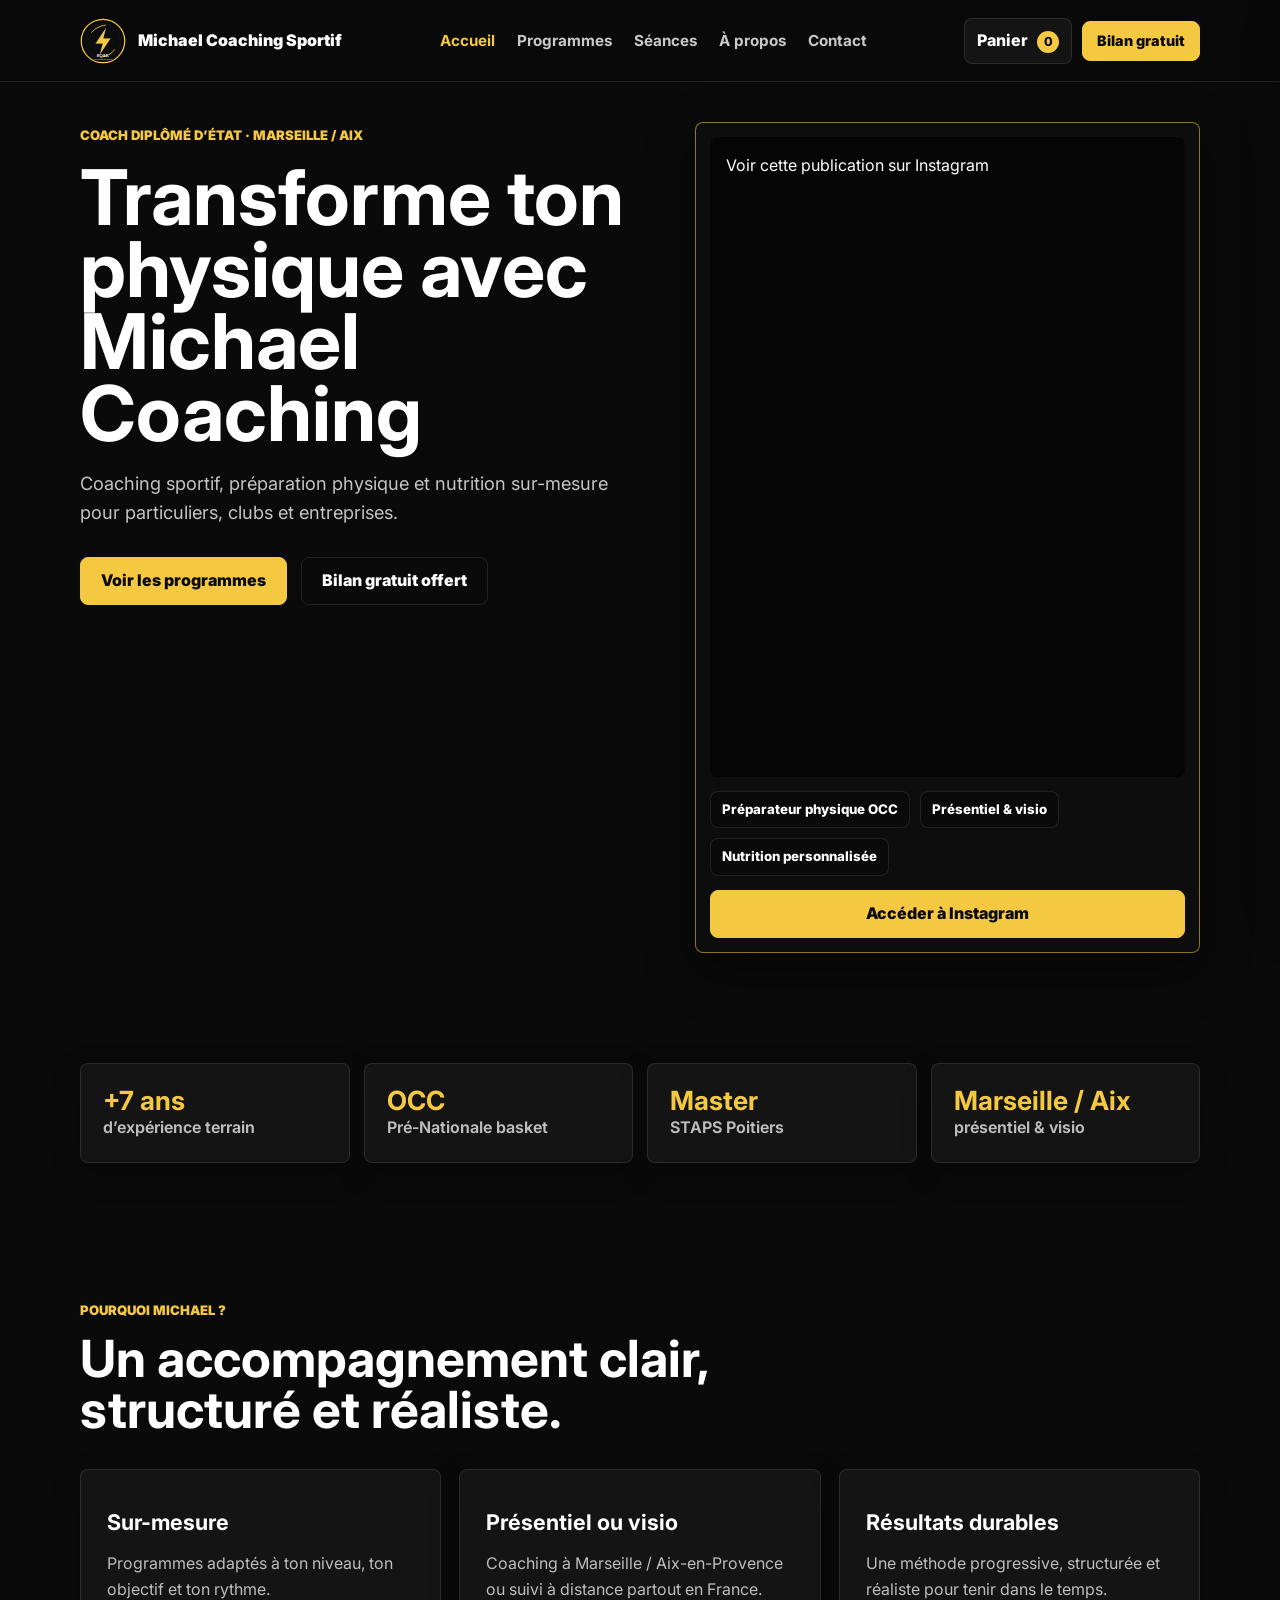
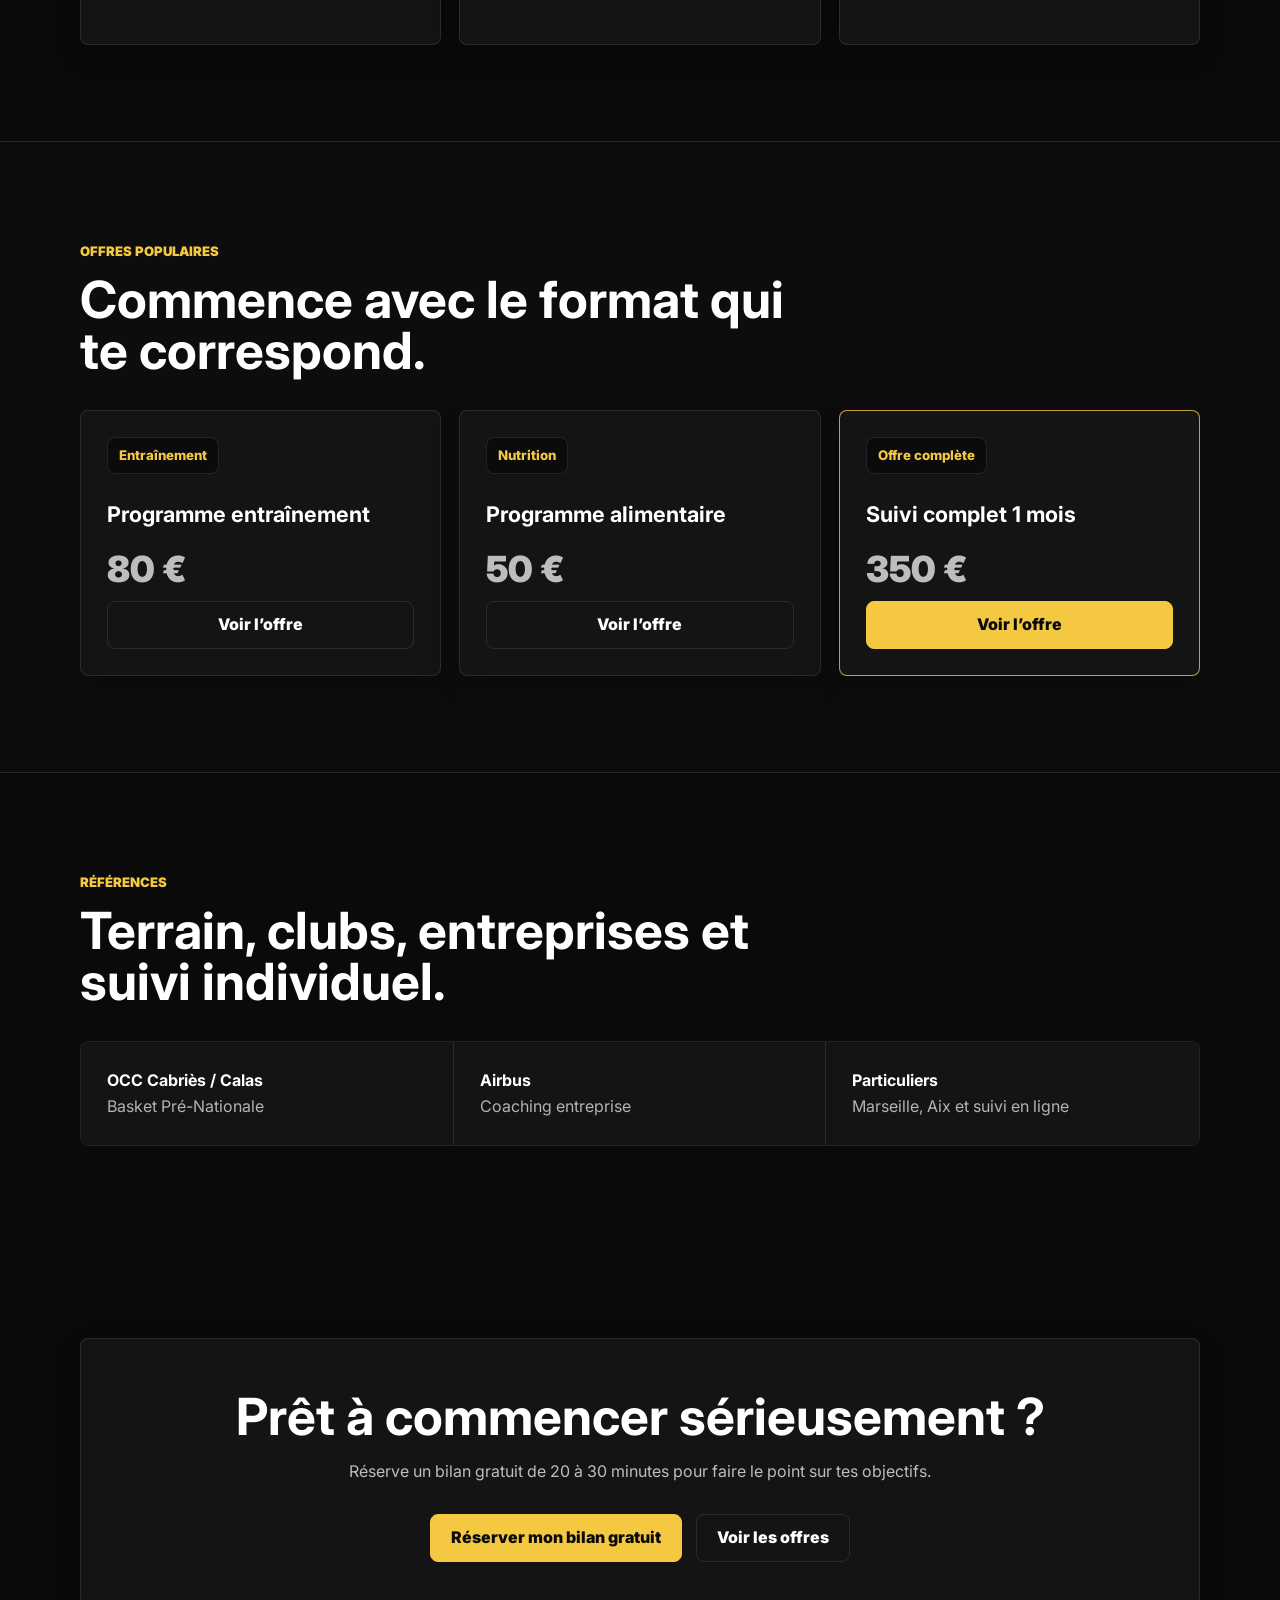
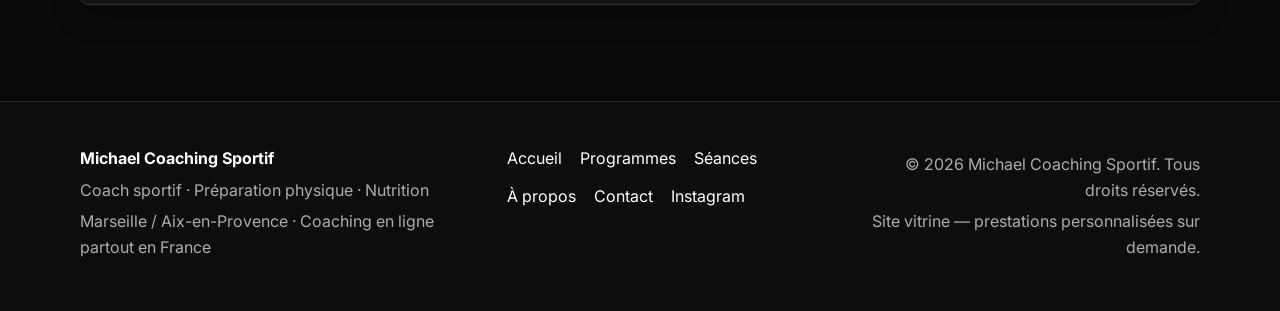
<file: index.html>
<!DOCTYPE html>
<html lang="fr">
<head>
  <meta charset="UTF-8">
  <meta name="viewport" content="width=device-width, initial-scale=1.0">
  <title>Michael Coaching Sportif — Coach sportif Marseille & Aix-en-Provence</title>
  <meta name="description" content="Coaching sportif, préparation physique et nutrition personnalisée avec Michael Ahmeti, coach diplômé d’État à Marseille, Aix-en-Provence et en ligne.">
  <meta property="og:title" content="Michael Coaching Sportif — Coach sportif Marseille & Aix-en-Provence">
  <meta property="og:description" content="Coaching sportif, préparation physique et nutrition personnalisée avec Michael Ahmeti, coach diplômé d’État à Marseille, Aix-en-Provence et en ligne.">
  <meta property="og:type" content="website">
  <meta property="og:image" content="assets/images/hero-placeholder.svg">
  <link rel="icon" href="logo.svg" type="image/svg+xml">
  <link rel="preconnect" href="https://fonts.googleapis.com">
  <link rel="preconnect" href="https://fonts.gstatic.com" crossorigin>
  <link href="https://fonts.googleapis.com/css2?family=Inter:wght@400;500;600;700;800;900&display=swap" rel="stylesheet">
  <link rel="stylesheet" href="style.css">
  <link rel="stylesheet" href="responsive.css">
</head>
<body>
  <header class="site-header">
    <div class="container header-inner">
      <a class="brand" href="index.html" aria-label="Accueil Michael Coaching Sportif">
        <img src="logo.svg" alt="Logo Michael Coaching Sportif">
        <span>Michael Coaching Sportif</span>
      </a>
      <button class="menu-toggle" type="button" aria-label="Ouvrir le menu" aria-expanded="false" aria-controls="primary-nav">
        <span></span><span></span><span></span>
      </button>
      <nav id="primary-nav" class="primary-nav" aria-label="Navigation principale">
        <a href="index.html" class="is-active">Accueil</a>
        <a href="programmes.html">Programmes</a>
        <a href="seances.html">Séances</a>
        <a href="about.html">À propos</a>
        <a href="contact.html">Contact</a>
      </nav>
      <div class="header-actions">
        <button class="cart-toggle" type="button" aria-label="Ouvrir le panier">Panier <span class="cart-count">0</span></button>
        <a class="btn btn-primary btn-small" href="contact.html#bilan">Bilan gratuit</a>
      </div>
    </div>
  </header>

  <main>
    <section class="hero section">
      <div class="container hero-grid">
        <div class="hero-content fade-in">
          <span class="eyebrow">Coach diplômé d’État · Marseille / Aix</span>
          <h1>Transforme ton physique avec Michael Coaching</h1>
          <p>Coaching sportif, préparation physique et nutrition sur-mesure pour particuliers, clubs et entreprises.</p>
          <div class="hero-actions">
            <a class="btn btn-primary" href="programmes.html">Voir les programmes</a>
            <a class="btn btn-outline" href="contact.html#bilan">Bilan gratuit offert</a>
          </div>
        </div>
        <div class="hero-visual hero-embed fade-in">
          <div class="instagram-embed-wrap">
            <blockquote class="instagram-media" data-instgrm-captioned data-instgrm-permalink="https://www.instagram.com/reel/DWn7XiYiC_Y/?utm_source=ig_embed&amp;utm_campaign=loading" data-instgrm-version="14">
              <a href="https://www.instagram.com/reel/DWn7XiYiC_Y/?utm_source=ig_embed&amp;utm_campaign=loading" target="_blank" rel="noopener">Voir cette publication sur Instagram</a>
            </blockquote>
          </div>
          <div class="hero-visual-footer">
            <div class="visual-badges" aria-label="Points forts">
              <span>Préparateur physique OCC</span>
              <span>Présentiel & visio</span>
              <span>Nutrition personnalisée</span>
            </div>
            <a class="btn btn-primary instagram-cta" href="https://www.instagram.com/reel/DWn7XiYiC_Y/?utm_source=ig_web_copy_link" target="_blank" rel="noopener">Accéder à Instagram</a>
          </div>
        </div>
      </div>
    </section>

    <section class="stats section-tight" aria-label="Statistiques">
      <div class="container stats-grid">
        <div class="stat fade-in"><strong>+7 ans</strong><span>d’expérience terrain</span></div>
        <div class="stat fade-in"><strong>OCC</strong><span>Pré-Nationale basket</span></div>
        <div class="stat fade-in"><strong>Master</strong><span>STAPS Poitiers</span></div>
        <div class="stat fade-in"><strong>Marseille / Aix</strong><span>présentiel & visio</span></div>
      </div>
    </section>

    <section class="section">
      <div class="container">
        <div class="section-heading fade-in">
          <span class="eyebrow">Pourquoi Michael ?</span>
          <h2>Un accompagnement clair, structuré et réaliste.</h2>
        </div>
        <div class="cards-grid three">
          <article class="card fade-in">
            <h3>Sur-mesure</h3>
            <p>Programmes adaptés à ton niveau, ton objectif et ton rythme.</p>
          </article>
          <article class="card fade-in">
            <h3>Présentiel ou visio</h3>
            <p>Coaching à Marseille / Aix-en-Provence ou suivi à distance partout en France.</p>
          </article>
          <article class="card fade-in">
            <h3>Résultats durables</h3>
            <p>Une méthode progressive, structurée et réaliste pour tenir dans le temps.</p>
          </article>
        </div>
      </div>
    </section>

    <section class="section section-alt">
      <div class="container">
        <div class="section-heading fade-in">
          <span class="eyebrow">Offres populaires</span>
          <h2>Commence avec le format qui te correspond.</h2>
        </div>
        <div class="cards-grid three">
          <article class="product-card compact fade-in">
            <a class="badge badge-link" href="programmes.html?filter=entrainement">Entraînement</a>
            <h3>Programme entraînement</h3>
            <p class="price">80 €</p>
            <a class="btn btn-outline" href="programmes.html?filter=entrainement">Voir l’offre</a>
          </article>
          <article class="product-card compact fade-in">
            <a class="badge badge-link" href="programmes.html?filter=nutrition">Nutrition</a>
            <h3>Programme alimentaire</h3>
            <p class="price">50 €</p>
            <a class="btn btn-outline" href="programmes.html?filter=nutrition">Voir l’offre</a>
          </article>
          <article class="product-card compact featured fade-in">
            <a class="badge badge-link" href="programmes.html?filter=offre-complete">Offre complète</a>
            <h3>Suivi complet 1 mois</h3>
            <p class="price">350 €</p>
            <a class="btn btn-primary" href="programmes.html?filter=offre-complete">Voir l’offre</a>
          </article>
        </div>
      </div>
    </section>

    <section class="section">
      <div class="container">
        <div class="section-heading fade-in">
          <span class="eyebrow">Références</span>
          <h2>Terrain, clubs, entreprises et suivi individuel.</h2>
        </div>
        <div class="reference-list fade-in">
          <div><strong>OCC Cabriès / Calas</strong><span>Basket Pré-Nationale</span></div>
          <div><strong>Airbus</strong><span>Coaching entreprise</span></div>
          <div><strong>Particuliers</strong><span>Marseille, Aix et suivi en ligne</span></div>
        </div>
      </div>
    </section>

    <section class="section cta-section">
      <div class="container cta-box fade-in">
        <h2>Prêt à commencer sérieusement ?</h2>
        <p>Réserve un bilan gratuit de 20 à 30 minutes pour faire le point sur tes objectifs.</p>
        <div class="cta-actions">
          <a class="btn btn-primary" href="contact.html#bilan">Réserver mon bilan gratuit</a>
          <a class="btn btn-outline" href="programmes.html">Voir les offres</a>
        </div>
      </div>
    </section>
  </main>

  <aside class="cart-panel" aria-hidden="true" aria-labelledby="cart-title">
    <div class="cart-panel-inner">
      <div class="cart-head">
        <h2 id="cart-title">Panier</h2>
        <button class="cart-close" type="button" aria-label="Fermer le panier">×</button>
      </div>
      <div class="cart-items"></div>
      <div class="cart-empty">Ton panier est vide.</div>
      <div class="cart-actions">
        <a class="btn btn-primary whatsapp-checkout" href="https://wa.me/33625187472" target="_blank" rel="noopener">Finaliser par WhatsApp</a>
        <button class="btn btn-outline cart-clear" type="button">Vider le panier</button>
      </div>
    </div>
  </aside>
  <div class="cart-overlay" aria-hidden="true"></div>
  <div class="toast" role="status" aria-live="polite"></div>

  <footer class="site-footer">
    <div class="container footer-grid">
      <div>
        <strong>Michael Coaching Sportif</strong>
        <p>Coach sportif · Préparation physique · Nutrition</p>
        <p>Marseille / Aix-en-Provence · Coaching en ligne partout en France</p>
      </div>
      <nav aria-label="Navigation pied de page">
        <a href="index.html">Accueil</a>
        <a href="programmes.html">Programmes</a>
        <a href="seances.html">Séances</a>
        <a href="about.html">À propos</a>
        <a href="contact.html">Contact</a>
        <a href="https://www.instagram.com/michael.coachingsportif/" target="_blank" rel="noopener">Instagram</a>
      </nav>
      <div class="footer-legal">
        <p>© 2026 Michael Coaching Sportif. Tous droits réservés.</p>
        <p>Site vitrine — prestations personnalisées sur demande.</p>
      </div>
    </div>
  </footer>

  <script src="main.js"></script>
  <script async src="//www.instagram.com/embed.js"></script>
</body>
</html>
</file>
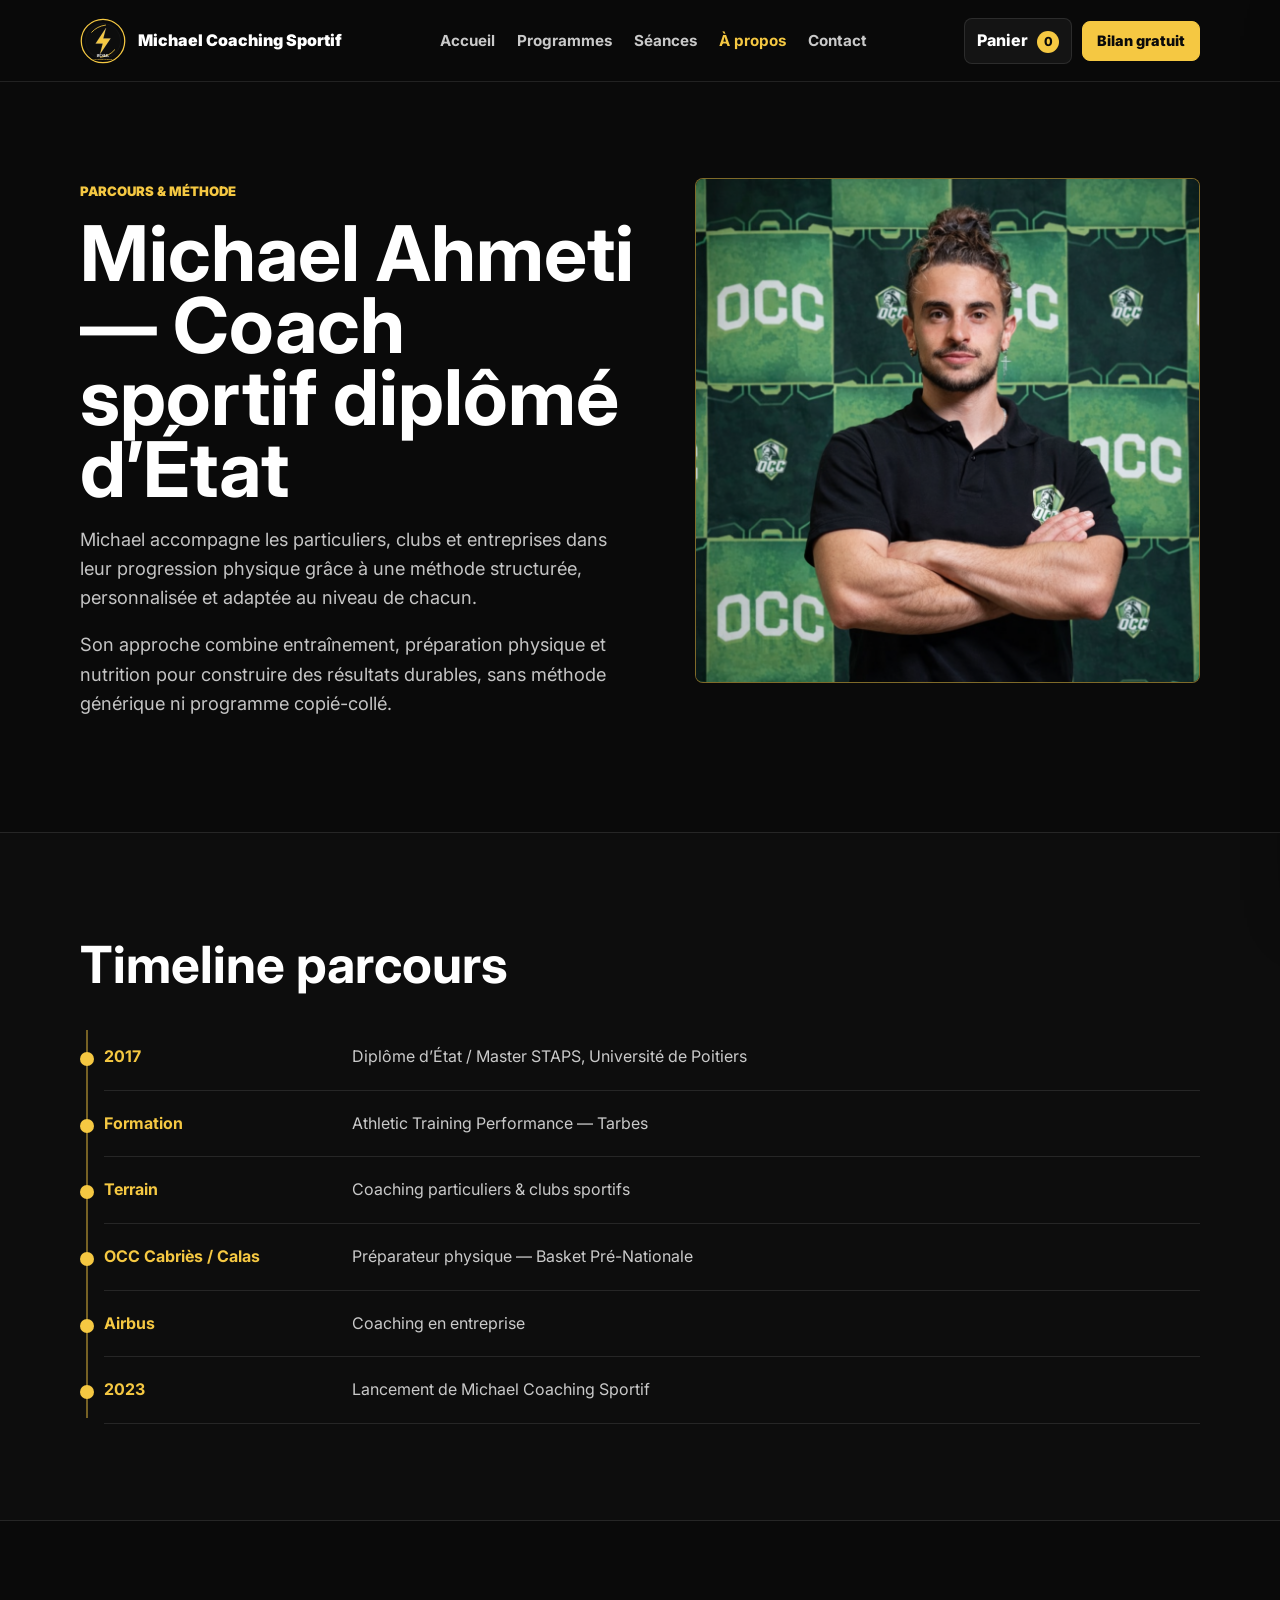
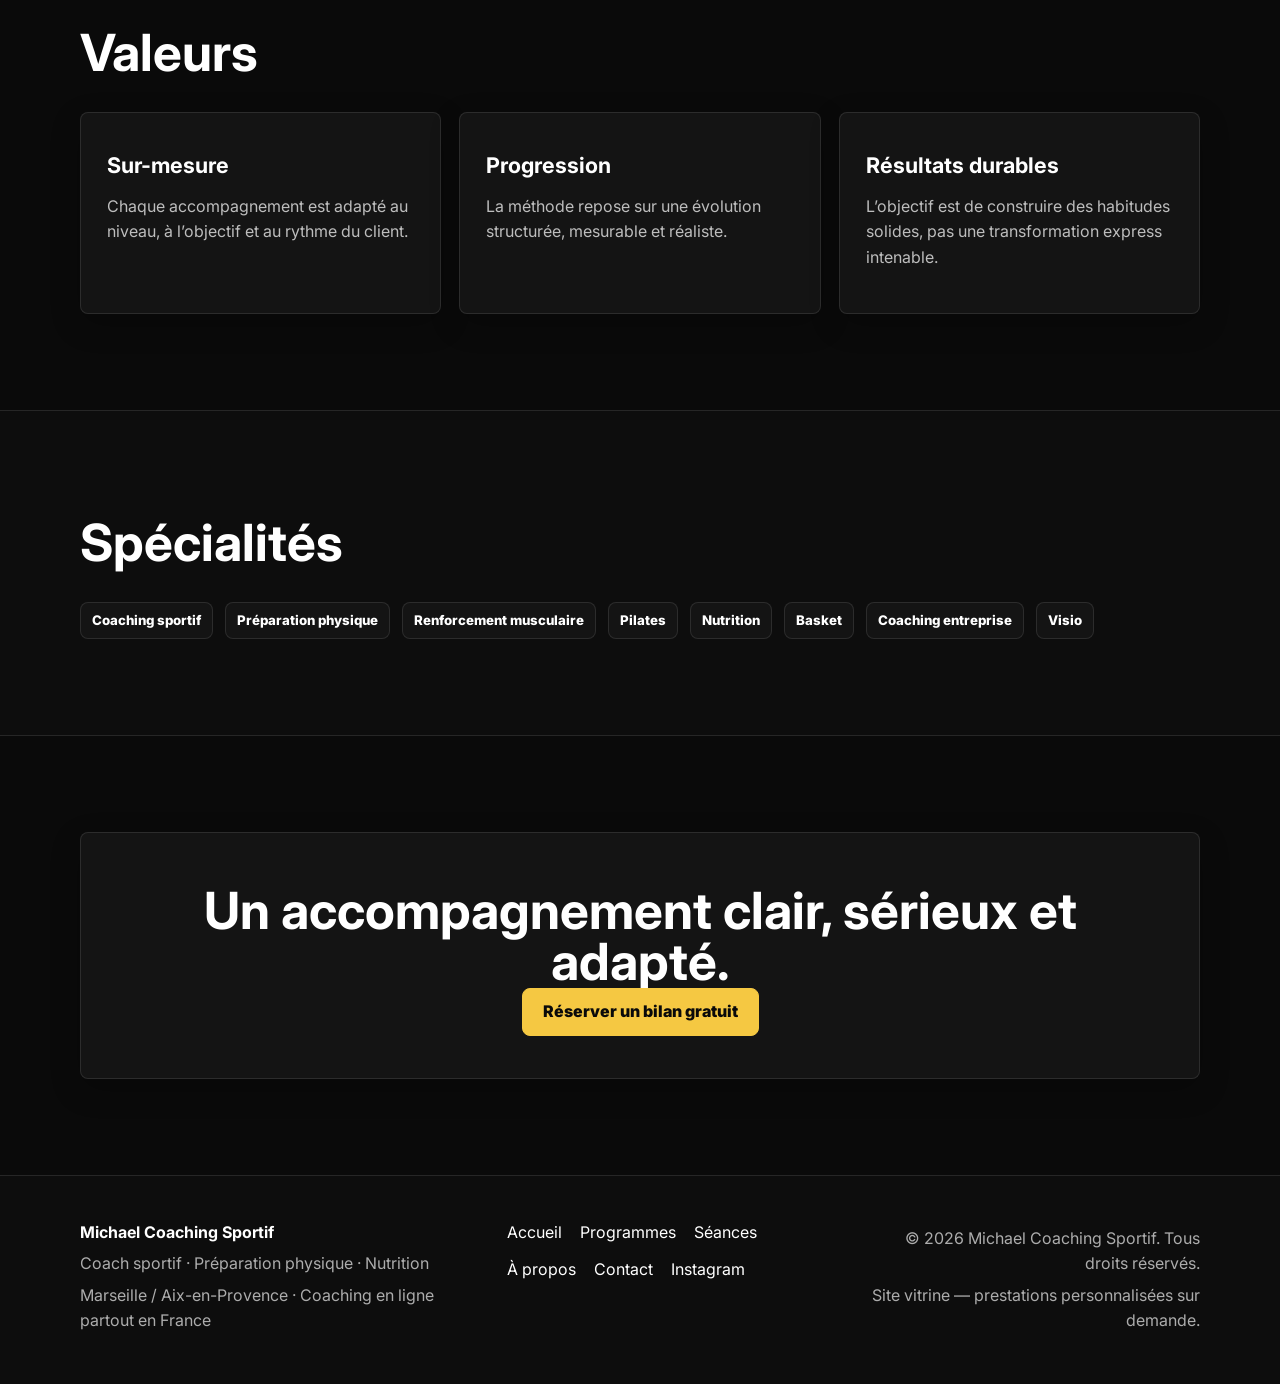
<file: about.html>
<!DOCTYPE html>
<html lang="fr">
<head>
  <meta charset="UTF-8">
  <meta name="viewport" content="width=device-width, initial-scale=1.0">
  <title>À propos de Michael Ahmeti — Coach sportif diplômé d’État</title>
  <meta name="description" content="Découvrez le parcours de Michael Ahmeti, coach sportif diplômé d’État, préparateur physique et spécialiste nutrition à Marseille / Aix-en-Provence.">
  <meta property="og:title" content="À propos de Michael Ahmeti — Coach sportif diplômé d’État">
  <meta property="og:description" content="Découvrez le parcours de Michael Ahmeti, coach sportif diplômé d’État, préparateur physique et spécialiste nutrition à Marseille / Aix-en-Provence.">
  <meta property="og:type" content="website">
  <meta property="og:image" content="michael-about-photo.png">
  <link rel="icon" href="logo.svg" type="image/svg+xml">
  <link rel="preconnect" href="https://fonts.googleapis.com">
  <link rel="preconnect" href="https://fonts.gstatic.com" crossorigin>
  <link href="https://fonts.googleapis.com/css2?family=Inter:wght@400;500;600;700;800;900&display=swap" rel="stylesheet">
  <link rel="stylesheet" href="style.css">
  <link rel="stylesheet" href="responsive.css">
</head>
<body>
  <header class="site-header">
    <div class="container header-inner">
      <a class="brand" href="index.html" aria-label="Accueil Michael Coaching Sportif">
        <img src="logo.svg" alt="Logo Michael Coaching Sportif">
        <span>Michael Coaching Sportif</span>
      </a>
      <button class="menu-toggle" type="button" aria-label="Ouvrir le menu" aria-expanded="false" aria-controls="primary-nav">
        <span></span><span></span><span></span>
      </button>
      <nav id="primary-nav" class="primary-nav" aria-label="Navigation principale">
        <a href="index.html">Accueil</a>
        <a href="programmes.html">Programmes</a>
        <a href="seances.html">Séances</a>
        <a href="about.html" class="is-active">À propos</a>
        <a href="contact.html">Contact</a>
      </nav>
      <div class="header-actions">
        <button class="cart-toggle" type="button" aria-label="Ouvrir le panier">Panier <span class="cart-count">0</span></button>
        <a class="btn btn-primary btn-small" href="contact.html#bilan">Bilan gratuit</a>
      </div>
    </div>
  </header>

  <main>
    <section class="about-hero section">
      <div class="container about-grid">
        <div class="fade-in">
          <span class="eyebrow">Parcours & méthode</span>
          <h1>Michael Ahmeti — Coach sportif diplômé d’État</h1>
          <p>Michael accompagne les particuliers, clubs et entreprises dans leur progression physique grâce à une méthode structurée, personnalisée et adaptée au niveau de chacun.</p>
          <p>Son approche combine entraînement, préparation physique et nutrition pour construire des résultats durables, sans méthode générique ni programme copié-collé.</p>
        </div>
        <img class="about-photo fade-in" src="michael-about-photo.png" alt="Portrait de Michael Ahmeti devant le visuel OCC">
      </div>
    </section>

    <section class="section section-alt">
      <div class="container">
        <div class="section-heading fade-in">
          <h2>Timeline parcours</h2>
        </div>
        <ol class="timeline fade-in">
          <li><strong>2017</strong><span>Diplôme d’État / Master STAPS, Université de Poitiers</span></li>
          <li><strong>Formation</strong><span>Athletic Training Performance — Tarbes</span></li>
          <li><strong>Terrain</strong><span>Coaching particuliers & clubs sportifs</span></li>
          <li><strong>OCC Cabriès / Calas</strong><span>Préparateur physique — Basket Pré-Nationale</span></li>
          <li><strong>Airbus</strong><span>Coaching en entreprise</span></li>
          <li><strong>2023</strong><span>Lancement de Michael Coaching Sportif</span></li>
        </ol>
      </div>
    </section>

    <section class="section">
      <div class="container">
        <div class="section-heading fade-in">
          <h2>Valeurs</h2>
        </div>
        <div class="cards-grid three">
          <article class="card fade-in">
            <h3>Sur-mesure</h3>
            <p>Chaque accompagnement est adapté au niveau, à l’objectif et au rythme du client.</p>
          </article>
          <article class="card fade-in">
            <h3>Progression</h3>
            <p>La méthode repose sur une évolution structurée, mesurable et réaliste.</p>
          </article>
          <article class="card fade-in">
            <h3>Résultats durables</h3>
            <p>L’objectif est de construire des habitudes solides, pas une transformation express intenable.</p>
          </article>
        </div>
      </div>
    </section>

    <section class="section section-alt">
      <div class="container">
        <div class="section-heading fade-in">
          <h2>Spécialités</h2>
        </div>
        <div class="tag-cloud fade-in">
          <span>Coaching sportif</span>
          <span>Préparation physique</span>
          <span>Renforcement musculaire</span>
          <span>Pilates</span>
          <span>Nutrition</span>
          <span>Basket</span>
          <span>Coaching entreprise</span>
          <span>Visio</span>
        </div>
      </div>
    </section>

    <section class="section cta-section">
      <div class="container cta-box fade-in">
        <h2>Un accompagnement clair, sérieux et adapté.</h2>
        <a class="btn btn-primary" href="contact.html#bilan">Réserver un bilan gratuit</a>
      </div>
    </section>
  </main>

  <aside class="cart-panel" aria-hidden="true" aria-labelledby="cart-title">
    <div class="cart-panel-inner">
      <div class="cart-head">
        <h2 id="cart-title">Panier</h2>
        <button class="cart-close" type="button" aria-label="Fermer le panier">×</button>
      </div>
      <div class="cart-items"></div>
      <div class="cart-empty">Ton panier est vide.</div>
      <div class="cart-actions">
        <a class="btn btn-primary whatsapp-checkout" href="https://wa.me/33625187472" target="_blank" rel="noopener">Finaliser par WhatsApp</a>
        <button class="btn btn-outline cart-clear" type="button">Vider le panier</button>
      </div>
    </div>
  </aside>
  <div class="cart-overlay" aria-hidden="true"></div>
  <div class="toast" role="status" aria-live="polite"></div>

  <footer class="site-footer">
    <div class="container footer-grid">
      <div>
        <strong>Michael Coaching Sportif</strong>
        <p>Coach sportif · Préparation physique · Nutrition</p>
        <p>Marseille / Aix-en-Provence · Coaching en ligne partout en France</p>
      </div>
      <nav aria-label="Navigation pied de page">
        <a href="index.html">Accueil</a>
        <a href="programmes.html">Programmes</a>
        <a href="seances.html">Séances</a>
        <a href="about.html">À propos</a>
        <a href="contact.html">Contact</a>
        <a href="https://www.instagram.com/michael.coachingsportif/" target="_blank" rel="noopener">Instagram</a>
      </nav>
      <div class="footer-legal">
        <p>© 2026 Michael Coaching Sportif. Tous droits réservés.</p>
        <p>Site vitrine — prestations personnalisées sur demande.</p>
      </div>
    </div>
  </footer>

  <script src="main.js"></script>
</body>
</html>
</file>
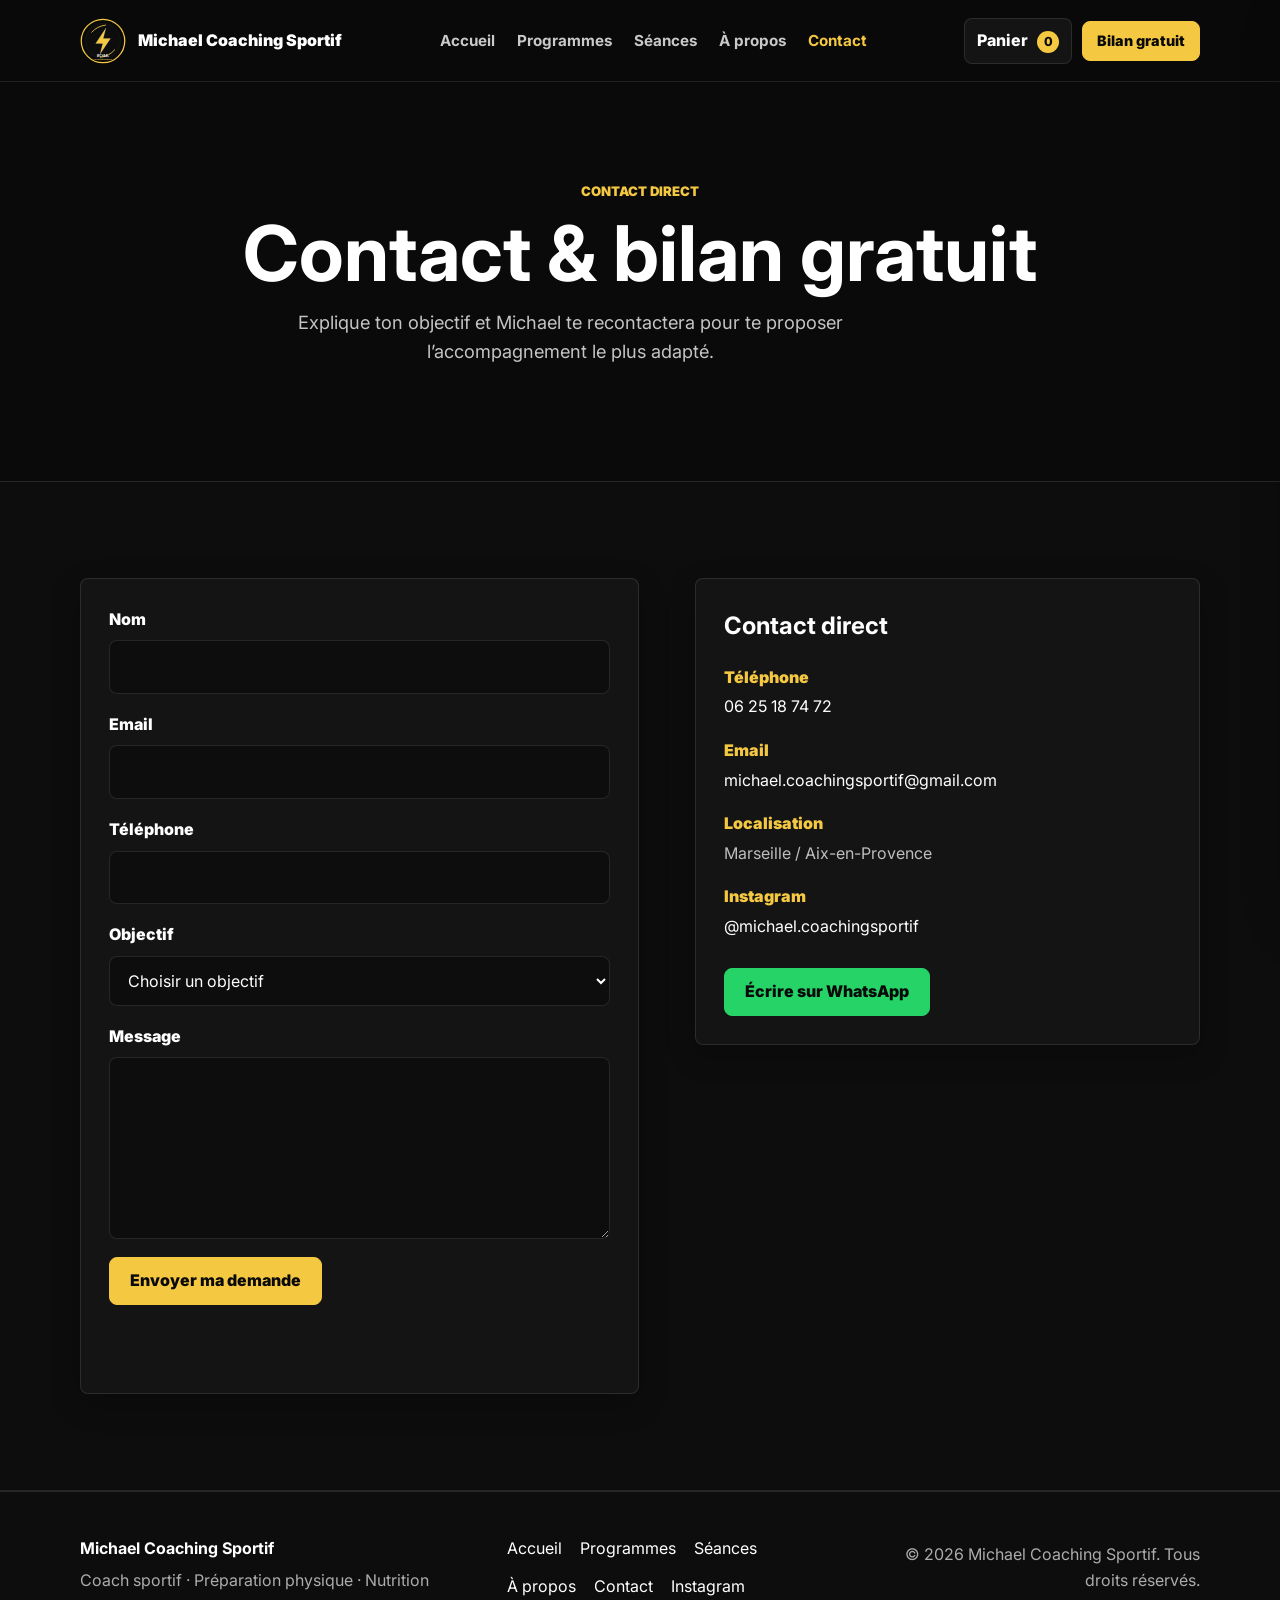
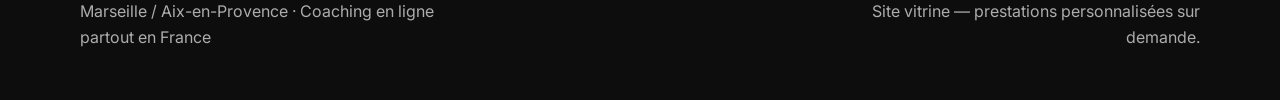
<file: contact.html>
<!DOCTYPE html>
<html lang="fr">
<head>
  <meta charset="UTF-8">
  <meta name="viewport" content="width=device-width, initial-scale=1.0">
  <title>Contact & bilan gratuit — Michael Coaching Sportif</title>
  <meta name="description" content="Contactez Michael Ahmeti pour un bilan gratuit, une séance de coaching sportif, un programme personnalisé ou un suivi nutrition à Marseille, Aix ou en ligne.">
  <meta property="og:title" content="Contact & bilan gratuit — Michael Coaching Sportif">
  <meta property="og:description" content="Contactez Michael Ahmeti pour un bilan gratuit, une séance de coaching sportif, un programme personnalisé ou un suivi nutrition à Marseille, Aix ou en ligne.">
  <meta property="og:type" content="website">
  <meta property="og:image" content="hero-placeholder.svg">
  <link rel="icon" href="logo.svg" type="image/svg+xml">
  <link rel="preconnect" href="https://fonts.googleapis.com">
  <link rel="preconnect" href="https://fonts.gstatic.com" crossorigin>
  <link href="https://fonts.googleapis.com/css2?family=Inter:wght@400;500;600;700;800;900&display=swap" rel="stylesheet">
  <link rel="stylesheet" href="style.css">
  <link rel="stylesheet" href="responsive.css">
</head>
<body>
  <header class="site-header">
    <div class="container header-inner">
      <a class="brand" href="index.html" aria-label="Accueil Michael Coaching Sportif">
        <img src="logo.svg" alt="Logo Michael Coaching Sportif">
        <span>Michael Coaching Sportif</span>
      </a>
      <button class="menu-toggle" type="button" aria-label="Ouvrir le menu" aria-expanded="false" aria-controls="primary-nav">
        <span></span><span></span><span></span>
      </button>
      <nav id="primary-nav" class="primary-nav" aria-label="Navigation principale">
        <a href="index.html">Accueil</a>
        <a href="programmes.html">Programmes</a>
        <a href="seances.html">Séances</a>
        <a href="about.html">À propos</a>
        <a href="contact.html" class="is-active">Contact</a>
      </nav>
      <div class="header-actions">
        <button class="cart-toggle" type="button" aria-label="Ouvrir le panier">Panier <span class="cart-count">0</span></button>
        <a class="btn btn-primary btn-small" href="#bilan">Bilan gratuit</a>
      </div>
    </div>
  </header>

  <main>
    <section id="bilan" class="page-hero section">
      <div class="container narrow fade-in">
        <span class="eyebrow">Contact direct</span>
        <h1>Contact & bilan gratuit</h1>
        <p>Explique ton objectif et Michael te recontactera pour te proposer l’accompagnement le plus adapté.</p>
      </div>
    </section>

    <section class="section section-alt">
      <div class="container contact-grid">
        <form class="contact-form fade-in" action="mailto:michael.coachingsportif@gmail.com" method="post" enctype="text/plain">
          <div class="form-row">
            <label for="name">Nom</label>
            <input id="name" name="Nom" type="text" autocomplete="name" required>
          </div>
          <div class="form-row">
            <label for="email">Email</label>
            <input id="email" name="Email" type="email" autocomplete="email" required>
          </div>
          <div class="form-row">
            <label for="phone">Téléphone</label>
            <input id="phone" name="Telephone" type="tel" autocomplete="tel">
          </div>
          <div class="form-row">
            <label for="goal">Objectif</label>
            <select id="goal" name="Objectif" required>
              <option value="">Choisir un objectif</option>
              <option>Perte de poids</option>
              <option>Prise de muscle</option>
              <option>Remise en forme</option>
              <option>Préparation physique</option>
              <option>Nutrition</option>
              <option>Coaching entreprise</option>
              <option>Autre</option>
            </select>
          </div>
          <div class="form-row">
            <label for="message">Message</label>
            <textarea id="message" name="Message" rows="6" required></textarea>
          </div>
          <button class="btn btn-primary" type="submit">Envoyer ma demande</button>
          <p class="form-confirmation" role="status" aria-live="polite"></p>
        </form>

        <aside class="contact-card fade-in">
          <h2>Contact direct</h2>
          <dl>
            <div>
              <dt>Téléphone</dt>
              <dd><a href="tel:+33625187472">06 25 18 74 72</a></dd>
            </div>
            <div>
              <dt>Email</dt>
              <dd><a href="mailto:michael.coachingsportif@gmail.com">michael.coachingsportif@gmail.com</a></dd>
            </div>
            <div>
              <dt>Localisation</dt>
              <dd>Marseille / Aix-en-Provence</dd>
            </div>
            <div>
              <dt>Instagram</dt>
              <dd><a href="https://www.instagram.com/michael.coachingsportif/" target="_blank" rel="noopener">@michael.coachingsportif</a></dd>
            </div>
          </dl>
          <a class="btn btn-whatsapp whatsapp-link" href="https://wa.me/33625187472?text=Bonjour%20Michael%2C%20je%20souhaite%20%C3%A9changer%20avec%20vous%20au%20sujet%20d%27un%20accompagnement.%20Pouvez-vous%20me%20recontacter%20%3F" target="_blank" rel="noopener">Écrire sur WhatsApp</a>
        </aside>
      </div>
    </section>
  </main>

  <aside class="cart-panel" aria-hidden="true" aria-labelledby="cart-title">
    <div class="cart-panel-inner">
      <div class="cart-head">
        <h2 id="cart-title">Panier</h2>
        <button class="cart-close" type="button" aria-label="Fermer le panier">×</button>
      </div>
      <div class="cart-items"></div>
      <div class="cart-empty">Ton panier est vide.</div>
      <div class="cart-actions">
        <a class="btn btn-primary whatsapp-checkout" href="https://wa.me/33625187472" target="_blank" rel="noopener">Finaliser par WhatsApp</a>
        <button class="btn btn-outline cart-clear" type="button">Vider le panier</button>
      </div>
    </div>
  </aside>
  <div class="cart-overlay" aria-hidden="true"></div>
  <div class="toast" role="status" aria-live="polite"></div>

  <footer class="site-footer">
    <div class="container footer-grid">
      <div>
        <strong>Michael Coaching Sportif</strong>
        <p>Coach sportif · Préparation physique · Nutrition</p>
        <p>Marseille / Aix-en-Provence · Coaching en ligne partout en France</p>
      </div>
      <nav aria-label="Navigation pied de page">
        <a href="index.html">Accueil</a>
        <a href="programmes.html">Programmes</a>
        <a href="seances.html">Séances</a>
        <a href="about.html">À propos</a>
        <a href="contact.html">Contact</a>
        <a href="https://www.instagram.com/michael.coachingsportif/" target="_blank" rel="noopener">Instagram</a>
      </nav>
      <div class="footer-legal">
        <p>© 2026 Michael Coaching Sportif. Tous droits réservés.</p>
        <p>Site vitrine — prestations personnalisées sur demande.</p>
      </div>
    </div>
  </footer>

  <script src="main.js"></script>
</body>
</html>
</file>
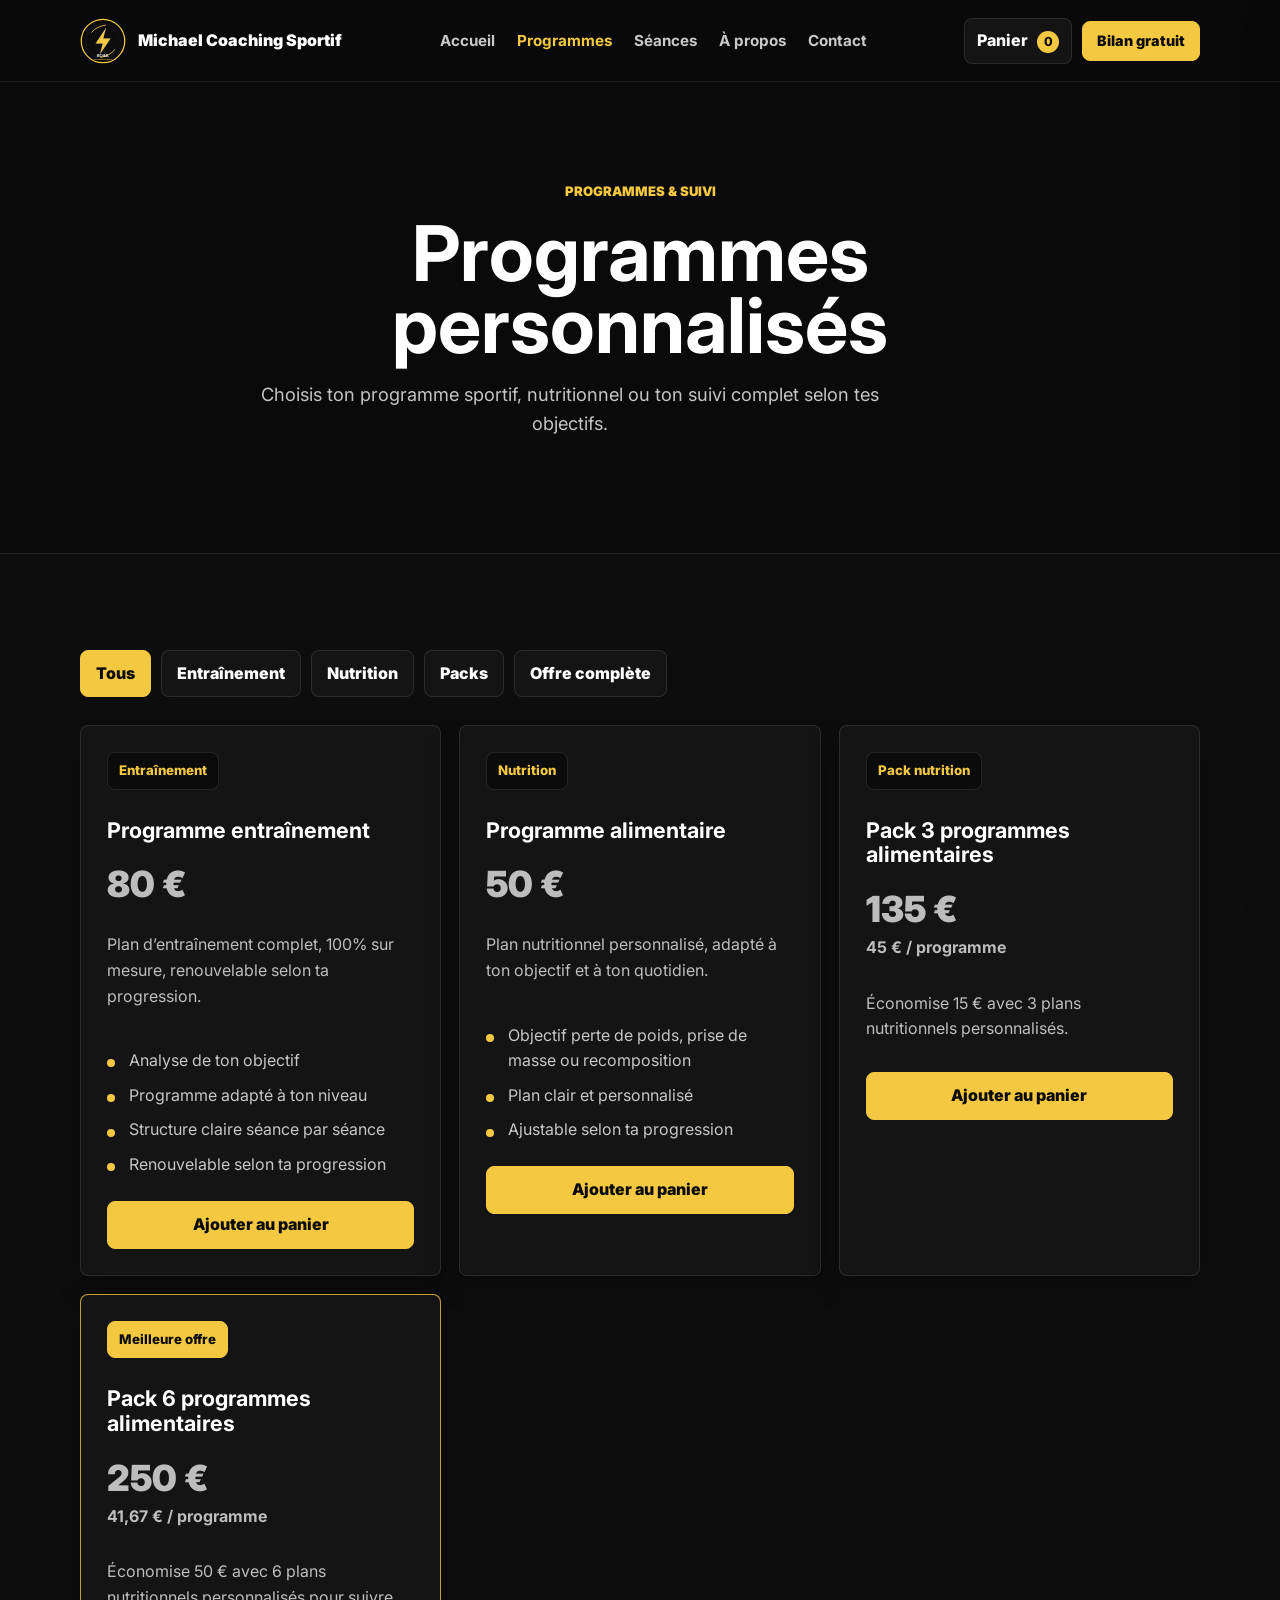
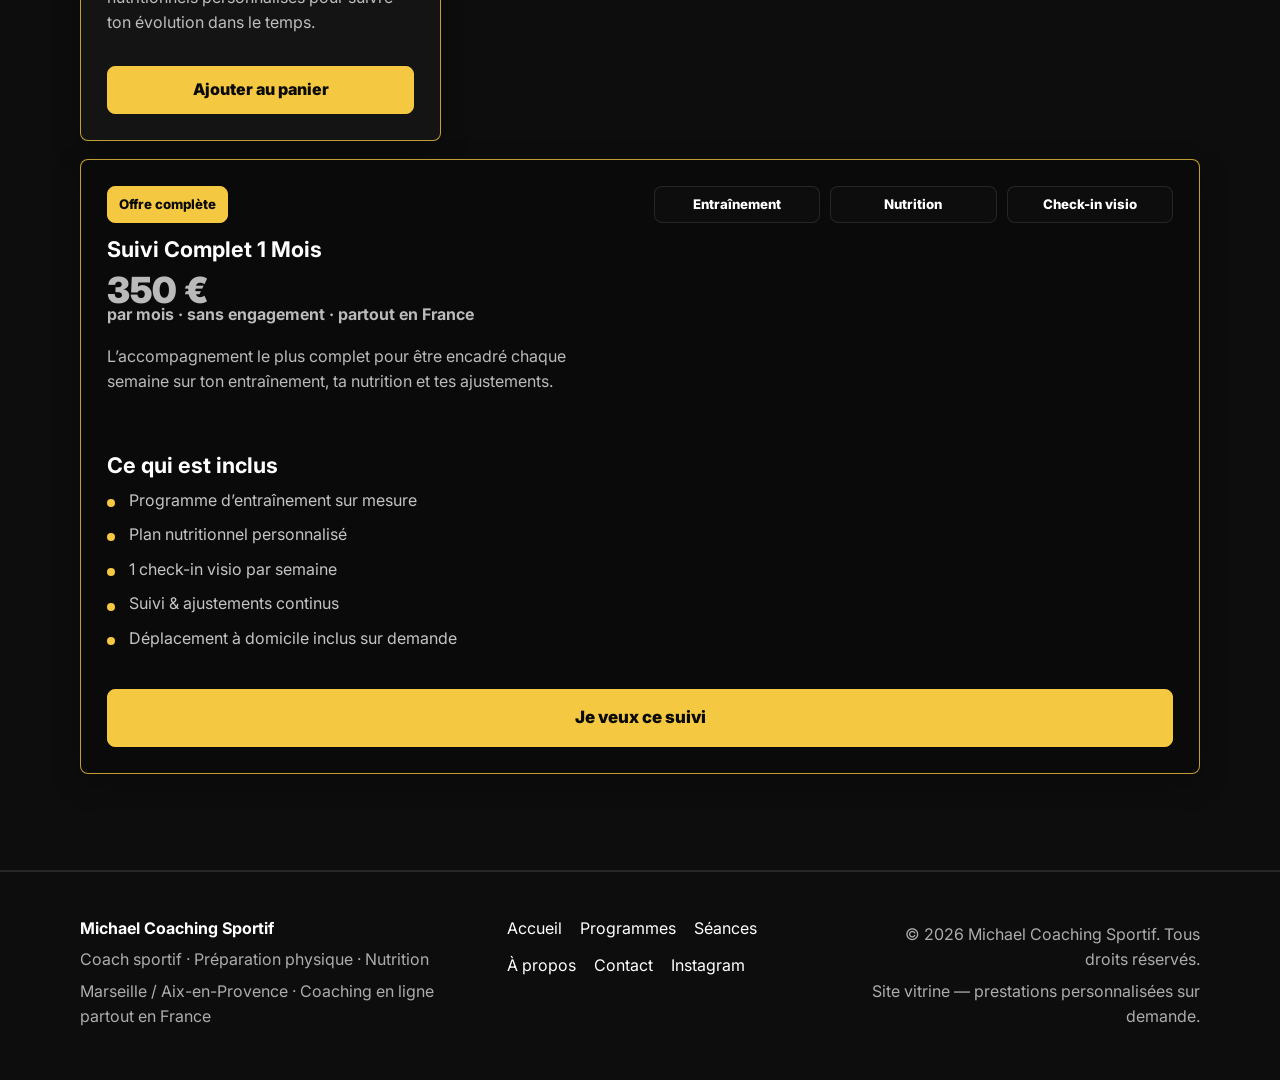
<file: programmes.html>
<!DOCTYPE html>
<html lang="fr">
<head>
  <meta charset="UTF-8">
  <meta name="viewport" content="width=device-width, initial-scale=1.0">
  <title>Programmes sportifs personnalisés — Michael Coaching Sportif</title>
  <meta name="description" content="Programmes d’entraînement, nutrition personnalisée et suivi complet avec Michael Ahmeti, coach sportif à Marseille, Aix-en-Provence et en ligne.">
  <meta property="og:title" content="Programmes sportifs personnalisés — Michael Coaching Sportif">
  <meta property="og:description" content="Programmes d’entraînement, nutrition personnalisée et suivi complet avec Michael Ahmeti, coach sportif à Marseille, Aix-en-Provence et en ligne.">
  <meta property="og:type" content="website">
  <meta property="og:image" content="hero-placeholder.svg">
  <link rel="icon" href="logo.svg" type="image/svg+xml">
  <link rel="preconnect" href="https://fonts.googleapis.com">
  <link rel="preconnect" href="https://fonts.gstatic.com" crossorigin>
  <link href="https://fonts.googleapis.com/css2?family=Inter:wght@400;500;600;700;800;900&display=swap" rel="stylesheet">
  <link rel="stylesheet" href="style.css">
  <link rel="stylesheet" href="responsive.css">
</head>
<body>
  <header class="site-header">
    <div class="container header-inner">
      <a class="brand" href="index.html" aria-label="Accueil Michael Coaching Sportif">
        <img src="logo.svg" alt="Logo Michael Coaching Sportif">
        <span>Michael Coaching Sportif</span>
      </a>
      <button class="menu-toggle" type="button" aria-label="Ouvrir le menu" aria-expanded="false" aria-controls="primary-nav">
        <span></span><span></span><span></span>
      </button>
      <nav id="primary-nav" class="primary-nav" aria-label="Navigation principale">
        <a href="index.html">Accueil</a>
        <a href="programmes.html" class="is-active">Programmes</a>
        <a href="seances.html">Séances</a>
        <a href="about.html">À propos</a>
        <a href="contact.html">Contact</a>
      </nav>
      <div class="header-actions">
        <button class="cart-toggle" type="button" aria-label="Ouvrir le panier">Panier <span class="cart-count">0</span></button>
        <a class="btn btn-primary btn-small" href="contact.html#bilan">Bilan gratuit</a>
      </div>
    </div>
  </header>

  <main>
    <section class="page-hero section">
      <div class="container narrow fade-in">
        <span class="eyebrow">Programmes & suivi</span>
        <h1>Programmes personnalisés</h1>
        <p>Choisis ton programme sportif, nutritionnel ou ton suivi complet selon tes objectifs.</p>
      </div>
    </section>

    <section class="section section-alt">
      <div class="container">
        <div class="filters fade-in" aria-label="Filtres des programmes">
          <button class="filter-btn is-active" type="button" data-filter="all">Tous</button>
          <button class="filter-btn" type="button" data-filter="entrainement">Entraînement</button>
          <button class="filter-btn" type="button" data-filter="nutrition">Nutrition</button>
          <button class="filter-btn" type="button" data-filter="packs">Packs</button>
          <button class="filter-btn" type="button" data-filter="offre-complete">Offre complète</button>
        </div>

        <div class="products-grid">
          <article class="product-card fade-in" data-category="entrainement">
            <span class="badge">Entraînement</span>
            <h2>Programme entraînement</h2>
            <p class="price">80 €</p>
            <p>Plan d’entraînement complet, 100% sur mesure, renouvelable selon ta progression.</p>
            <ul class="check-list">
              <li>Analyse de ton objectif</li>
              <li>Programme adapté à ton niveau</li>
              <li>Structure claire séance par séance</li>
              <li>Renouvelable selon ta progression</li>
            </ul>
            <button class="btn btn-primary add-to-cart" type="button" data-name="Programme entraînement" data-price="80 €">Ajouter au panier</button>
          </article>

          <article class="product-card fade-in" data-category="nutrition">
            <span class="badge">Nutrition</span>
            <h2>Programme alimentaire</h2>
            <p class="price">50 €</p>
            <p>Plan nutritionnel personnalisé, adapté à ton objectif et à ton quotidien.</p>
            <ul class="check-list">
              <li>Objectif perte de poids, prise de masse ou recomposition</li>
              <li>Plan clair et personnalisé</li>
              <li>Ajustable selon ta progression</li>
            </ul>
            <button class="btn btn-primary add-to-cart" type="button" data-name="Programme alimentaire" data-price="50 €">Ajouter au panier</button>
          </article>

          <article class="product-card fade-in" data-category="packs">
            <span class="badge">Pack nutrition</span>
            <h2>Pack 3 programmes alimentaires</h2>
            <p class="price">135 €</p>
            <p class="subprice">45 € / programme</p>
            <p>Économise 15 € avec 3 plans nutritionnels personnalisés.</p>
            <button class="btn btn-primary add-to-cart" type="button" data-name="Pack 3 programmes alimentaires" data-price="135 €">Ajouter au panier</button>
          </article>

          <article class="product-card featured fade-in" data-category="packs">
            <span class="badge badge-gold">Meilleure offre</span>
            <h2>Pack 6 programmes alimentaires</h2>
            <p class="price">250 €</p>
            <p class="subprice">41,67 € / programme</p>
            <p>Économise 50 € avec 6 plans nutritionnels personnalisés pour suivre ton évolution dans le temps.</p>
            <button class="btn btn-primary add-to-cart" type="button" data-name="Pack 6 programmes alimentaires" data-price="250 €">Ajouter au panier</button>
          </article>

          <article class="product-card star-offer fade-in" data-category="offre-complete">
            <div>
              <span class="badge badge-gold">Offre complète</span>
              <h2>Suivi Complet 1 Mois</h2>
              <p class="price">350 €</p>
              <p class="subprice">par mois · sans engagement · partout en France</p>
              <p>L’accompagnement le plus complet pour être encadré chaque semaine sur ton entraînement, ta nutrition et tes ajustements.</p>
            </div>
            <div class="pillars" aria-label="Piliers de l'offre">
              <span>Entraînement</span>
              <span>Nutrition</span>
              <span>Check-in visio</span>
            </div>
            <div>
              <h3>Ce qui est inclus</h3>
              <ul class="check-list">
                <li>Programme d’entraînement sur mesure</li>
                <li>Plan nutritionnel personnalisé</li>
                <li>1 check-in visio par semaine</li>
                <li>Suivi & ajustements continus</li>
                <li>Déplacement à domicile inclus sur demande</li>
              </ul>
            </div>
            <button class="btn btn-primary btn-large add-to-cart" type="button" data-name="Suivi Complet 1 Mois" data-price="350 €">Je veux ce suivi</button>
          </article>
        </div>
      </div>
    </section>
  </main>

  <aside class="cart-panel" aria-hidden="true" aria-labelledby="cart-title">
    <div class="cart-panel-inner">
      <div class="cart-head">
        <h2 id="cart-title">Panier</h2>
        <button class="cart-close" type="button" aria-label="Fermer le panier">×</button>
      </div>
      <div class="cart-items"></div>
      <div class="cart-empty">Ton panier est vide.</div>
      <div class="cart-actions">
        <a class="btn btn-primary whatsapp-checkout" href="https://wa.me/33625187472" target="_blank" rel="noopener">Finaliser par WhatsApp</a>
        <button class="btn btn-outline cart-clear" type="button">Vider le panier</button>
      </div>
    </div>
  </aside>
  <div class="cart-overlay" aria-hidden="true"></div>
  <div class="toast" role="status" aria-live="polite"></div>

  <footer class="site-footer">
    <div class="container footer-grid">
      <div>
        <strong>Michael Coaching Sportif</strong>
        <p>Coach sportif · Préparation physique · Nutrition</p>
        <p>Marseille / Aix-en-Provence · Coaching en ligne partout en France</p>
      </div>
      <nav aria-label="Navigation pied de page">
        <a href="index.html">Accueil</a>
        <a href="programmes.html">Programmes</a>
        <a href="seances.html">Séances</a>
        <a href="about.html">À propos</a>
        <a href="contact.html">Contact</a>
        <a href="https://www.instagram.com/michael.coachingsportif/" target="_blank" rel="noopener">Instagram</a>
      </nav>
      <div class="footer-legal">
        <p>© 2026 Michael Coaching Sportif. Tous droits réservés.</p>
        <p>Site vitrine — prestations personnalisées sur demande.</p>
      </div>
    </div>
  </footer>

  <script src="main.js"></script>
  <script src="filters.js"></script>
</body>
</html>
</file>
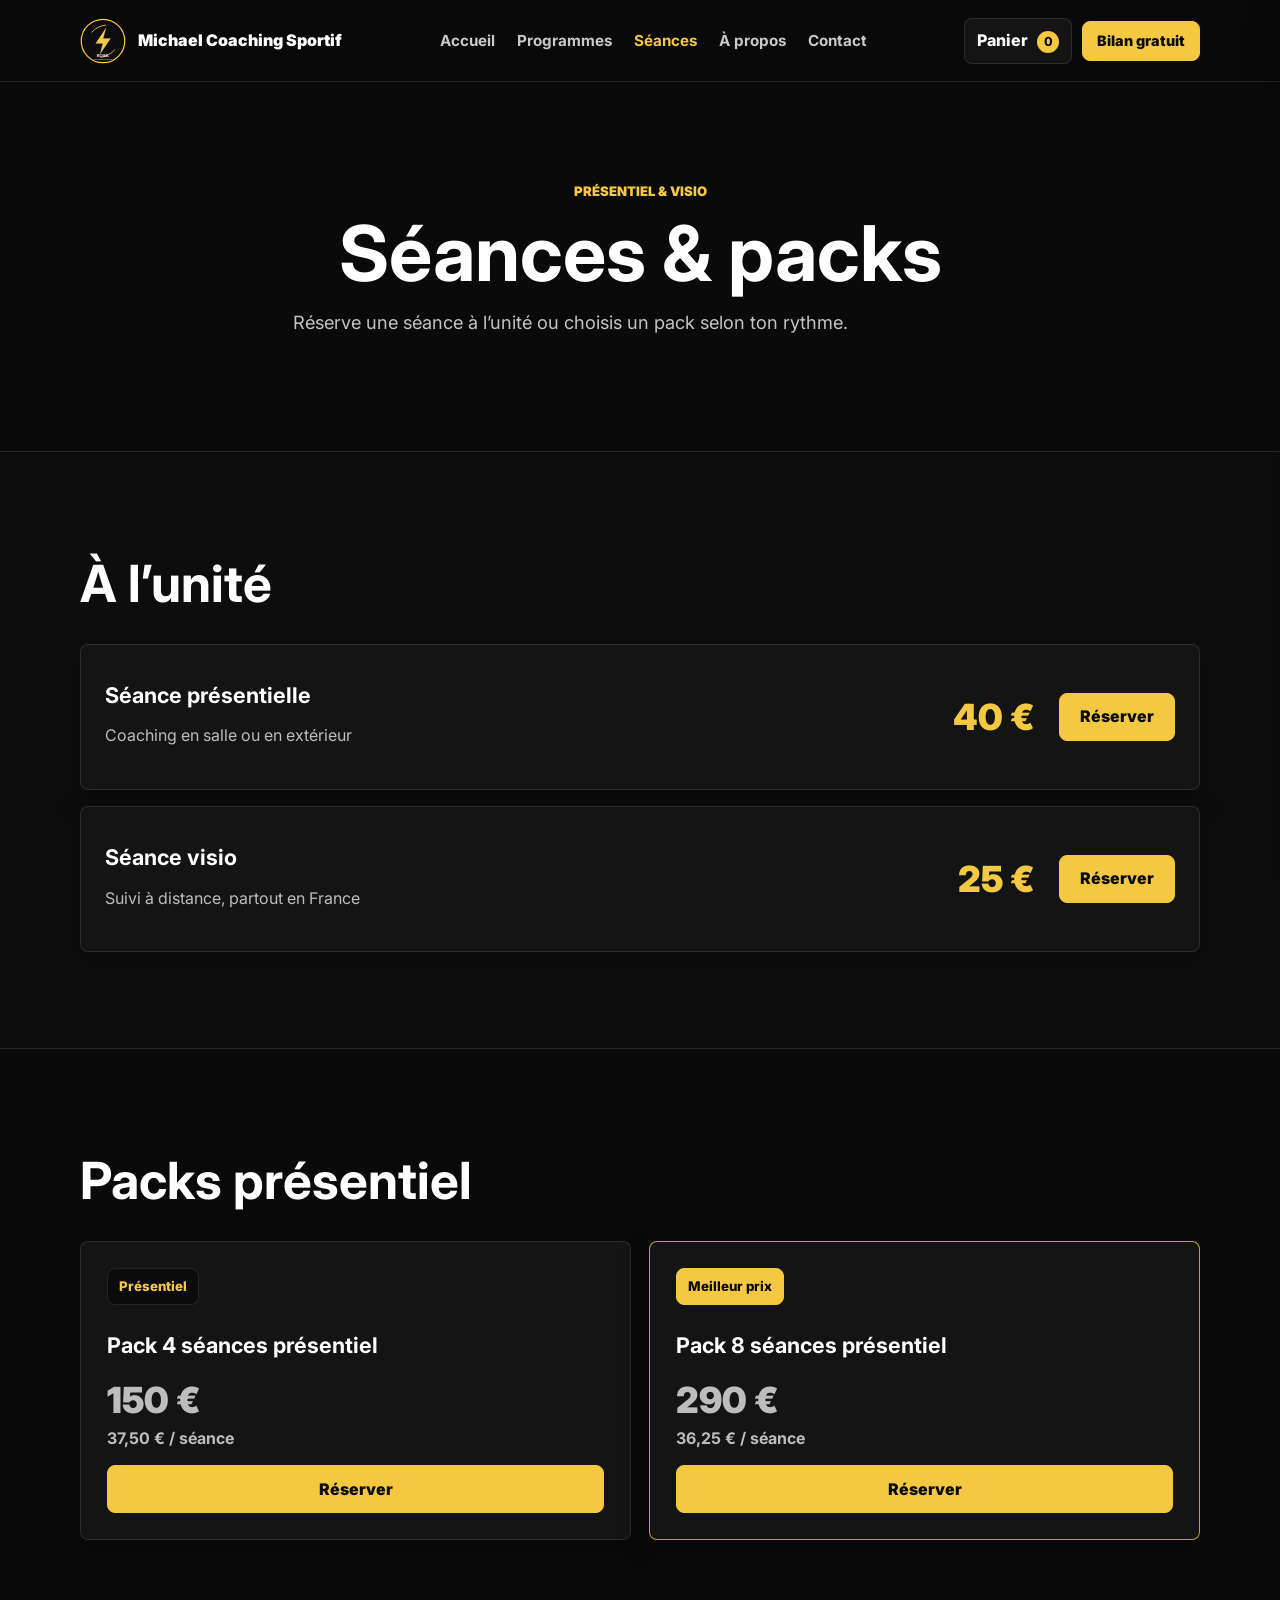
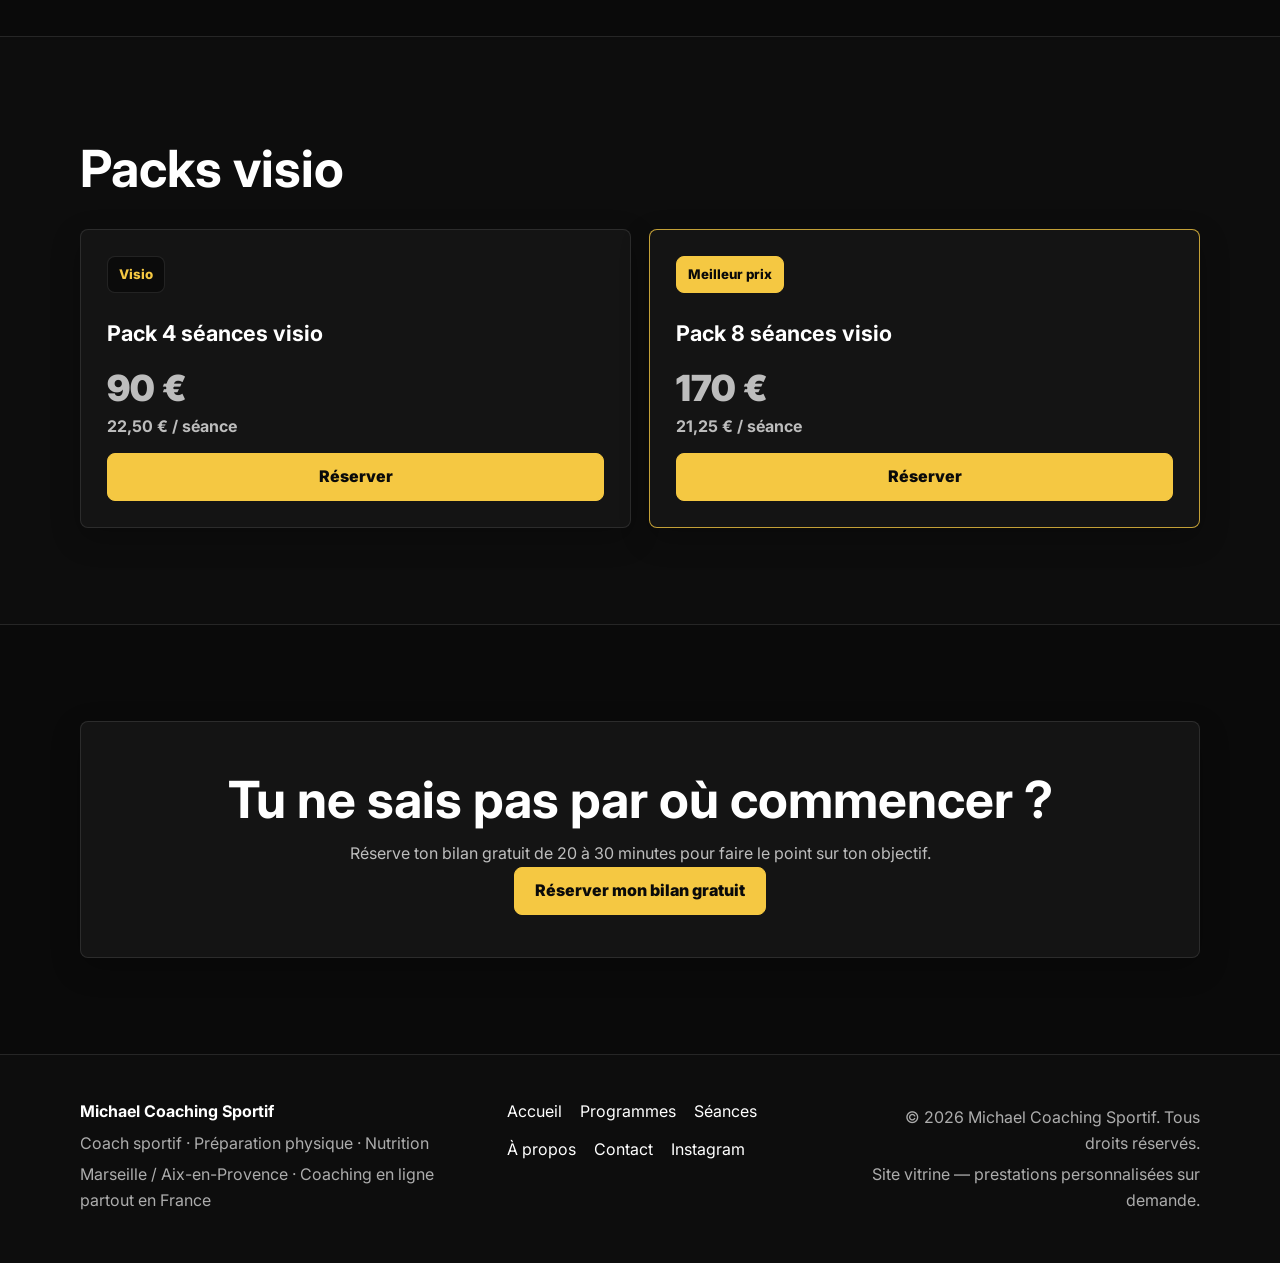
<file: seances.html>
<!DOCTYPE html>
<html lang="fr">
<head>
  <meta charset="UTF-8">
  <meta name="viewport" content="width=device-width, initial-scale=1.0">
  <title>Séances coaching sportif Marseille & visio — Michael Coaching Sportif</title>
  <meta name="description" content="Réservez une séance de coaching sportif en présentiel à Marseille / Aix ou en visio partout en France avec Michael Ahmeti.">
  <meta property="og:title" content="Séances coaching sportif Marseille & visio — Michael Coaching Sportif">
  <meta property="og:description" content="Réservez une séance de coaching sportif en présentiel à Marseille / Aix ou en visio partout en France avec Michael Ahmeti.">
  <meta property="og:type" content="website">
  <meta property="og:image" content="hero-placeholder.svg">
  <link rel="icon" href="logo.svg" type="image/svg+xml">
  <link rel="preconnect" href="https://fonts.googleapis.com">
  <link rel="preconnect" href="https://fonts.gstatic.com" crossorigin>
  <link href="https://fonts.googleapis.com/css2?family=Inter:wght@400;500;600;700;800;900&display=swap" rel="stylesheet">
  <link rel="stylesheet" href="style.css">
  <link rel="stylesheet" href="responsive.css">
</head>
<body>
  <header class="site-header">
    <div class="container header-inner">
      <a class="brand" href="index.html" aria-label="Accueil Michael Coaching Sportif">
        <img src="logo.svg" alt="Logo Michael Coaching Sportif">
        <span>Michael Coaching Sportif</span>
      </a>
      <button class="menu-toggle" type="button" aria-label="Ouvrir le menu" aria-expanded="false" aria-controls="primary-nav">
        <span></span><span></span><span></span>
      </button>
      <nav id="primary-nav" class="primary-nav" aria-label="Navigation principale">
        <a href="index.html">Accueil</a>
        <a href="programmes.html">Programmes</a>
        <a href="seances.html" class="is-active">Séances</a>
        <a href="about.html">À propos</a>
        <a href="contact.html">Contact</a>
      </nav>
      <div class="header-actions">
        <button class="cart-toggle" type="button" aria-label="Ouvrir le panier">Panier <span class="cart-count">0</span></button>
        <a class="btn btn-primary btn-small" href="contact.html#bilan">Bilan gratuit</a>
      </div>
    </div>
  </header>

  <main>
    <section class="page-hero section">
      <div class="container narrow fade-in">
        <span class="eyebrow">Présentiel & visio</span>
        <h1>Séances & packs</h1>
        <p>Réserve une séance à l’unité ou choisis un pack selon ton rythme.</p>
      </div>
    </section>

    <section class="section section-alt">
      <div class="container">
        <div class="section-heading fade-in">
          <h2>À l’unité</h2>
        </div>
        <div class="offer-list">
          <article class="service-card fade-in">
            <div>
              <h3>Séance présentielle</h3>
              <p>Coaching en salle ou en extérieur</p>
            </div>
            <strong class="price">40 €</strong>
            <a class="btn btn-primary whatsapp-link" href="https://wa.me/33625187472?text=Bonjour%20Michael%2C%20je%20souhaite%20r%C3%A9server%20une%20s%C3%A9ance%20pr%C3%A9sentielle.%20Pouvez-vous%20me%20recontacter%20%3F" target="_blank" rel="noopener">Réserver</a>
          </article>
          <article class="service-card fade-in">
            <div>
              <h3>Séance visio</h3>
              <p>Suivi à distance, partout en France</p>
            </div>
            <strong class="price">25 €</strong>
            <a class="btn btn-primary whatsapp-link" href="https://wa.me/33625187472?text=Bonjour%20Michael%2C%20je%20souhaite%20r%C3%A9server%20une%20s%C3%A9ance%20visio.%20Pouvez-vous%20me%20recontacter%20%3F" target="_blank" rel="noopener">Réserver</a>
          </article>
        </div>
      </div>
    </section>

    <section class="section">
      <div class="container">
        <div class="section-heading fade-in">
          <h2>Packs présentiel</h2>
        </div>
        <div class="cards-grid two">
          <article class="product-card fade-in">
            <span class="badge">Présentiel</span>
            <h3>Pack 4 séances présentiel</h3>
            <p class="price">150 €</p>
            <p class="subprice">37,50 € / séance</p>
            <a class="btn btn-primary whatsapp-link" href="https://wa.me/33625187472?text=Bonjour%20Michael%2C%20je%20souhaite%20r%C3%A9server%20le%20Pack%204%20s%C3%A9ances%20pr%C3%A9sentiel.%20Pouvez-vous%20me%20recontacter%20%3F" target="_blank" rel="noopener">Réserver</a>
          </article>
          <article class="product-card featured fade-in">
            <span class="badge badge-gold">Meilleur prix</span>
            <h3>Pack 8 séances présentiel</h3>
            <p class="price">290 €</p>
            <p class="subprice">36,25 € / séance</p>
            <a class="btn btn-primary whatsapp-link" href="https://wa.me/33625187472?text=Bonjour%20Michael%2C%20je%20souhaite%20r%C3%A9server%20le%20Pack%208%20s%C3%A9ances%20pr%C3%A9sentiel.%20Pouvez-vous%20me%20recontacter%20%3F" target="_blank" rel="noopener">Réserver</a>
          </article>
        </div>
      </div>
    </section>

    <section class="section section-alt">
      <div class="container">
        <div class="section-heading fade-in">
          <h2>Packs visio</h2>
        </div>
        <div class="cards-grid two">
          <article class="product-card fade-in">
            <span class="badge">Visio</span>
            <h3>Pack 4 séances visio</h3>
            <p class="price">90 €</p>
            <p class="subprice">22,50 € / séance</p>
            <a class="btn btn-primary whatsapp-link" href="https://wa.me/33625187472?text=Bonjour%20Michael%2C%20je%20souhaite%20r%C3%A9server%20le%20Pack%204%20s%C3%A9ances%20visio.%20Pouvez-vous%20me%20recontacter%20%3F" target="_blank" rel="noopener">Réserver</a>
          </article>
          <article class="product-card featured fade-in">
            <span class="badge badge-gold">Meilleur prix</span>
            <h3>Pack 8 séances visio</h3>
            <p class="price">170 €</p>
            <p class="subprice">21,25 € / séance</p>
            <a class="btn btn-primary whatsapp-link" href="https://wa.me/33625187472?text=Bonjour%20Michael%2C%20je%20souhaite%20r%C3%A9server%20le%20Pack%208%20s%C3%A9ances%20visio.%20Pouvez-vous%20me%20recontacter%20%3F" target="_blank" rel="noopener">Réserver</a>
          </article>
        </div>
      </div>
    </section>

    <section class="section cta-section">
      <div class="container cta-box fade-in">
        <h2>Tu ne sais pas par où commencer ?</h2>
        <p>Réserve ton bilan gratuit de 20 à 30 minutes pour faire le point sur ton objectif.</p>
        <a class="btn btn-primary" href="contact.html#bilan">Réserver mon bilan gratuit</a>
      </div>
    </section>
  </main>

  <aside class="cart-panel" aria-hidden="true" aria-labelledby="cart-title">
    <div class="cart-panel-inner">
      <div class="cart-head">
        <h2 id="cart-title">Panier</h2>
        <button class="cart-close" type="button" aria-label="Fermer le panier">×</button>
      </div>
      <div class="cart-items"></div>
      <div class="cart-empty">Ton panier est vide.</div>
      <div class="cart-actions">
        <a class="btn btn-primary whatsapp-checkout" href="https://wa.me/33625187472" target="_blank" rel="noopener">Finaliser par WhatsApp</a>
        <button class="btn btn-outline cart-clear" type="button">Vider le panier</button>
      </div>
    </div>
  </aside>
  <div class="cart-overlay" aria-hidden="true"></div>
  <div class="toast" role="status" aria-live="polite"></div>

  <footer class="site-footer">
    <div class="container footer-grid">
      <div>
        <strong>Michael Coaching Sportif</strong>
        <p>Coach sportif · Préparation physique · Nutrition</p>
        <p>Marseille / Aix-en-Provence · Coaching en ligne partout en France</p>
      </div>
      <nav aria-label="Navigation pied de page">
        <a href="index.html">Accueil</a>
        <a href="programmes.html">Programmes</a>
        <a href="seances.html">Séances</a>
        <a href="about.html">À propos</a>
        <a href="contact.html">Contact</a>
        <a href="https://www.instagram.com/michael.coachingsportif/" target="_blank" rel="noopener">Instagram</a>
      </nav>
      <div class="footer-legal">
        <p>© 2026 Michael Coaching Sportif. Tous droits réservés.</p>
        <p>Site vitrine — prestations personnalisées sur demande.</p>
      </div>
    </div>
  </footer>

  <script src="main.js"></script>
</body>
</html>
</file>
<file: style.css>
:root {
  --black: #0a0a0a;
  --black-2: #0d0d0d;
  --dark: #141414;
  --gold: #f5c842;
  --white: #ffffff;
  --muted: #888888;
  --border: rgba(255,255,255,0.10);
  --whatsapp: #25D366;
  --shadow: 0 18px 50px rgba(0,0,0,0.42);
  --radius: 8px;
  --header-height: 82px;
}

* {
  box-sizing: border-box;
}

html {
  scroll-behavior: smooth;
}

body {
  margin: 0;
  font-family: "Inter", system-ui, sans-serif;
  background: var(--black);
  color: var(--white);
  font-size: 16px;
  line-height: 1.6;
  overflow-x: hidden;
}

img {
  display: block;
  max-width: 100%;
}

a {
  color: inherit;
  text-decoration: none;
}

button,
input,
select,
textarea {
  font: inherit;
}

button {
  cursor: pointer;
}

:focus-visible {
  outline: 3px solid rgba(245,200,66,0.75);
  outline-offset: 3px;
}

.container {
  width: min(1120px, calc(100% - 40px));
  margin: 0 auto;
}

.narrow {
  max-width: 820px;
}

.section {
  padding: 96px 0;
}

.section-tight {
  padding: 38px 0;
}

.section-alt {
  background: var(--black-2);
  border-top: 1px solid var(--border);
  border-bottom: 1px solid var(--border);
}

.site-header {
  position: fixed;
  inset: 0 0 auto 0;
  z-index: 80;
  height: var(--header-height);
  background: rgba(10,10,10,0.92);
  border-bottom: 1px solid var(--border);
  backdrop-filter: blur(14px);
}

.header-inner {
  min-height: var(--header-height);
  display: flex;
  align-items: center;
  justify-content: space-between;
  gap: 22px;
}

.brand {
  display: flex;
  align-items: center;
  gap: 12px;
  font-weight: 900;
  letter-spacing: 0;
  white-space: nowrap;
}

.brand img {
  width: 46px;
  height: 46px;
}

.primary-nav {
  display: flex;
  align-items: center;
  gap: 22px;
  color: rgba(255,255,255,0.78);
  font-size: 0.95rem;
  font-weight: 700;
}

.primary-nav a {
  transition: color .2s ease;
}

.primary-nav a:hover,
.primary-nav a.is-active {
  color: var(--gold);
}

.header-actions {
  display: flex;
  align-items: center;
  gap: 10px;
}

.menu-toggle {
  display: none;
  width: 42px;
  height: 42px;
  border: 1px solid var(--border);
  background: var(--dark);
  border-radius: var(--radius);
  padding: 9px;
}

.menu-toggle span {
  display: block;
  height: 2px;
  margin: 5px 0;
  background: var(--white);
  transition: transform .2s ease, opacity .2s ease;
}

.menu-toggle.is-open span:nth-child(1) {
  transform: translateY(7px) rotate(45deg);
}

.menu-toggle.is-open span:nth-child(2) {
  opacity: 0;
}

.menu-toggle.is-open span:nth-child(3) {
  transform: translateY(-7px) rotate(-45deg);
}

.btn {
  display: inline-flex;
  align-items: center;
  justify-content: center;
  min-height: 48px;
  padding: 13px 20px;
  border-radius: var(--radius);
  border: 1px solid transparent;
  font-weight: 850;
  line-height: 1.1;
  text-align: center;
  transition: transform .2s ease, background .2s ease, border-color .2s ease, color .2s ease;
}

.btn:hover {
  transform: translateY(-2px);
}

.btn-primary {
  background: var(--gold);
  color: var(--black);
  border-color: var(--gold);
}

.btn-outline {
  background: transparent;
  color: var(--white);
  border-color: var(--border);
}

.btn-outline:hover {
  border-color: var(--gold);
  color: var(--gold);
}

.btn-whatsapp {
  background: var(--whatsapp);
  border-color: var(--whatsapp);
  color: var(--black);
}

.btn-small {
  min-height: 40px;
  padding: 10px 14px;
  font-size: .9rem;
}

.btn-large {
  width: 100%;
  min-height: 58px;
  font-size: 1.06rem;
}

.cart-toggle {
  min-height: 40px;
  padding: 9px 12px;
  border: 1px solid var(--border);
  border-radius: var(--radius);
  background: var(--dark);
  color: var(--white);
  font-weight: 800;
}

.cart-count {
  display: inline-flex;
  align-items: center;
  justify-content: center;
  min-width: 22px;
  height: 22px;
  margin-left: 6px;
  border-radius: 999px;
  background: var(--gold);
  color: var(--black);
  font-size: .78rem;
}

main {
  padding-top: var(--header-height);
}

.hero {
  min-height: auto;
  display: flex;
  align-items: flex-start;
  padding-top: 40px;
  padding-bottom: 72px;
}

.hero-grid,
.about-grid,
.contact-grid {
  display: grid;
  grid-template-columns: 1.05fr .95fr;
  align-items: start;
  gap: 56px;
}

.hero-content {
  align-self: start;
  margin-top: 0;
}

.hero h1,
.page-hero h1,
.about-hero h1 {
  margin: 14px 0 18px;
  font-size: clamp(2.6rem, 6vw, 5.7rem);
  line-height: .94;
  letter-spacing: 0;
}

.hero p,
.page-hero p,
.about-hero p {
  max-width: 680px;
  color: rgba(255,255,255,0.76);
  font-size: 1.14rem;
}

.eyebrow {
  display: inline-flex;
  color: var(--gold);
  font-weight: 900;
  text-transform: uppercase;
  letter-spacing: 0;
  font-size: .82rem;
}

.hero-actions,
.cta-actions {
  display: flex;
  flex-wrap: wrap;
  gap: 14px;
  margin-top: 30px;
}

.hero-visual {
  position: relative;
  padding: 14px;
  border: 1px solid rgba(245,200,66,0.55);
  border-radius: var(--radius);
  background: var(--black-2);
  box-shadow: var(--shadow);
}

.hero-visual img,
.about-photo {
  border-radius: var(--radius);
}

.hero-embed {
  display: flex;
  flex-direction: column;
  gap: 14px;
}

.instagram-embed-wrap {
  display: flex;
  justify-content: center;
  min-height: 640px;
  padding: 16px;
  border-radius: var(--radius);
  background: #050505;
}

.instagram-embed-wrap .instagram-media {
  width: 100% !important;
  max-width: 540px !important;
  min-width: 280px !important;
  margin: 0 auto !important;
  border-radius: var(--radius) !important;
}

.hero-visual-footer {
  display: flex;
  flex-direction: column;
  gap: 14px;
}

.instagram-cta {
  width: 100%;
}

.visual-badges {
  position: static;
  display: flex;
  flex-wrap: wrap;
  gap: 10px;
}

.visual-badges span,
.badge,
.tag-cloud span,
.pillars span {
  display: inline-flex;
  align-items: center;
  width: fit-content;
  min-height: 32px;
  padding: 7px 11px;
  border: 1px solid var(--border);
  border-radius: var(--radius);
  background: rgba(10,10,10,.84);
  color: var(--white);
  font-size: .83rem;
  font-weight: 800;
}

.badge {
  color: var(--gold);
}

.badge-link {
  transition: background .2s ease, border-color .2s ease, color .2s ease, transform .2s ease;
}

.badge-link:hover {
  background: rgba(245,200,66,.14);
  border-color: rgba(245,200,66,.48);
  transform: translateY(-1px);
}

.badge-gold {
  background: var(--gold);
  color: var(--black);
  border-color: var(--gold);
}

.stats-grid {
  display: grid;
  grid-template-columns: repeat(4, 1fr);
  gap: 14px;
}

.stat,
.card,
.product-card,
.service-card,
.contact-form,
.contact-card,
.cta-box {
  background: var(--dark);
  border: 1px solid var(--border);
  border-radius: var(--radius);
  box-shadow: 0 10px 30px rgba(0,0,0,0.24);
}

.stat {
  padding: 22px;
}

.stat strong {
  display: block;
  color: var(--gold);
  font-size: 1.65rem;
  line-height: 1.1;
}

.stat span {
  color: rgba(255,255,255,0.72);
  font-weight: 650;
}

.section-heading {
  max-width: 760px;
  margin-bottom: 34px;
}

.section-heading h2,
.cta-box h2 {
  margin: 10px 0 0;
  font-size: clamp(2rem, 4vw, 3.3rem);
  line-height: 1;
  letter-spacing: 0;
}

.cards-grid,
.products-grid {
  display: grid;
  gap: 18px;
}

.cards-grid.three,
.products-grid {
  grid-template-columns: repeat(3, 1fr);
}

.cards-grid.two {
  grid-template-columns: repeat(2, 1fr);
}

.card,
.product-card {
  padding: 26px;
  transition: transform .2s ease, border-color .2s ease, box-shadow .2s ease;
}

.card:hover,
.product-card:hover,
.service-card:hover {
  transform: translateY(-4px);
  border-color: rgba(245,200,66,.48);
  box-shadow: var(--shadow);
}

.card h3,
.product-card h2,
.product-card h3,
.service-card h3 {
  margin: 14px 0 10px;
  font-size: 1.35rem;
  line-height: 1.15;
}

.card p,
.product-card p,
.service-card p,
.cta-box p,
.contact-card dd {
  color: rgba(255,255,255,0.72);
}

.product-card {
  display: flex;
  flex-direction: column;
  gap: 14px;
}

.product-card.is-hidden {
  display: none !important;
}

.product-card.compact {
  min-height: 260px;
}

.product-card.featured,
.star-offer {
  border-color: rgba(245,200,66,.78);
}

.price {
  margin: 0;
  color: var(--gold);
  font-size: 2.25rem;
  font-weight: 950;
  line-height: 1;
}

.subprice {
  margin: -6px 0 0;
  color: rgba(255,255,255,0.68);
  font-weight: 700;
}

.check-list {
  margin: 0;
  padding: 0;
  list-style: none;
  color: rgba(255,255,255,0.76);
}

.check-list li {
  position: relative;
  padding-left: 22px;
  margin: 9px 0;
}

.check-list li::before {
  content: "";
  position: absolute;
  left: 0;
  top: .7em;
  width: 8px;
  height: 8px;
  border-radius: 999px;
  background: var(--gold);
}

.reference-list {
  display: grid;
  grid-template-columns: repeat(3, 1fr);
  border: 1px solid var(--border);
  border-radius: var(--radius);
  overflow: hidden;
}

.reference-list div {
  padding: 26px;
  background: var(--dark);
  border-right: 1px solid var(--border);
}

.reference-list div:last-child {
  border-right: 0;
}

.reference-list strong,
.reference-list span {
  display: block;
}

.reference-list span {
  color: rgba(255,255,255,0.68);
}

.cta-box {
  padding: 42px;
  text-align: center;
}

.cta-box p {
  max-width: 660px;
  margin: 16px auto 0;
}

.cta-actions {
  justify-content: center;
}

.page-hero {
  text-align: center;
}

.page-hero .container {
  margin-inline: auto;
}

.filters {
  display: flex;
  flex-wrap: wrap;
  gap: 10px;
  margin-bottom: 28px;
}

.filter-btn {
  min-height: 44px;
  padding: 10px 15px;
  border: 1px solid var(--border);
  border-radius: var(--radius);
  background: var(--dark);
  color: var(--white);
  font-weight: 850;
}

.filter-btn.is-active,
.filter-btn:hover {
  background: var(--gold);
  border-color: var(--gold);
  color: var(--black);
}

.star-offer {
  grid-column: 1 / -1;
  display: grid;
  grid-template-columns: 1fr 1fr;
  gap: 28px;
  background: var(--black);
}

.star-offer .btn {
  grid-column: 1 / -1;
}

.pillars {
  display: grid;
  grid-template-columns: repeat(3, 1fr);
  gap: 10px;
  align-content: start;
}

.pillars span {
  width: 100%;
  justify-content: center;
  background: var(--black-2);
}

.offer-list {
  display: grid;
  gap: 16px;
}

.service-card {
  display: grid;
  grid-template-columns: 1fr auto auto;
  align-items: center;
  gap: 24px;
  padding: 24px;
  transition: transform .2s ease, border-color .2s ease, box-shadow .2s ease;
}

.about-photo {
  border: 1px solid rgba(245,200,66,.48);
  background: var(--dark);
}

.timeline {
  position: relative;
  margin: 0;
  padding: 0 0 0 24px;
  list-style: none;
}

.timeline::before {
  content: "";
  position: absolute;
  left: 6px;
  top: 6px;
  bottom: 6px;
  width: 2px;
  background: rgba(245,200,66,.45);
}

.timeline li {
  position: relative;
  display: grid;
  grid-template-columns: 230px 1fr;
  gap: 18px;
  padding: 20px 0;
  border-bottom: 1px solid var(--border);
}

.timeline li::before {
  content: "";
  position: absolute;
  left: -24px;
  top: 28px;
  width: 14px;
  height: 14px;
  border-radius: 999px;
  background: var(--gold);
}

.timeline strong {
  color: var(--gold);
}

.timeline span {
  color: rgba(255,255,255,.78);
}

.tag-cloud {
  display: flex;
  flex-wrap: wrap;
  gap: 12px;
}

.tag-cloud span {
  background: var(--dark);
}

.contact-grid {
  align-items: start;
}

.contact-form,
.contact-card {
  padding: 28px;
}

.form-row {
  display: grid;
  gap: 8px;
  margin-bottom: 18px;
}

.form-row label {
  font-weight: 850;
}

.form-row input,
.form-row select,
.form-row textarea {
  width: 100%;
  border: 1px solid var(--border);
  border-radius: var(--radius);
  background: var(--black-2);
  color: var(--white);
  padding: 13px 14px;
}

.form-row textarea {
  resize: vertical;
}

.form-confirmation {
  min-height: 28px;
  color: var(--gold);
  font-weight: 750;
}

.contact-card h2 {
  margin-top: 0;
}

.contact-card dl {
  display: grid;
  gap: 18px;
  margin: 0 0 28px;
}

.contact-card dt {
  color: var(--gold);
  font-weight: 900;
}

.contact-card dd {
  margin: 4px 0 0;
  overflow-wrap: anywhere;
}

.contact-card a:not(.btn) {
  color: var(--white);
}

.cart-panel {
  position: fixed;
  inset: 0 0 0 auto;
  z-index: 120;
  width: min(420px, 100%);
  transform: translateX(105%);
  transition: transform .25s ease;
}

.cart-panel.is-open {
  transform: translateX(0);
}

.cart-panel-inner {
  min-height: 100%;
  padding: 24px;
  background: var(--black-2);
  border-left: 1px solid var(--border);
  box-shadow: var(--shadow);
}

.cart-head {
  display: flex;
  align-items: center;
  justify-content: space-between;
  gap: 14px;
  margin-bottom: 20px;
}

.cart-head h2 {
  margin: 0;
}

.cart-close {
  width: 42px;
  height: 42px;
  border: 1px solid var(--border);
  border-radius: var(--radius);
  background: var(--dark);
  color: var(--white);
  font-size: 1.8rem;
  line-height: 1;
}

.cart-items {
  display: grid;
  gap: 12px;
}

.cart-item {
  display: grid;
  grid-template-columns: 1fr auto;
  gap: 10px;
  padding: 14px;
  border: 1px solid var(--border);
  border-radius: var(--radius);
  background: var(--dark);
}

.cart-item strong,
.cart-item span {
  display: block;
}

.cart-item span {
  color: var(--gold);
  font-weight: 850;
}

.cart-item button {
  width: 34px;
  height: 34px;
  border: 1px solid var(--border);
  border-radius: var(--radius);
  background: var(--black);
  color: var(--white);
}

.cart-empty {
  margin: 24px 0;
  color: var(--muted);
}

.cart-actions {
  display: grid;
  gap: 12px;
  margin-top: 24px;
}

.cart-overlay {
  position: fixed;
  inset: 0;
  z-index: 110;
  background: rgba(0,0,0,.58);
  opacity: 0;
  pointer-events: none;
  transition: opacity .25s ease;
}

.cart-overlay.is-open {
  opacity: 1;
  pointer-events: auto;
}

.toast {
  position: fixed;
  left: 50%;
  bottom: 26px;
  z-index: 140;
  width: min(460px, calc(100% - 32px));
  transform: translate(-50%, 18px);
  opacity: 0;
  padding: 14px 18px;
  border: 1px solid rgba(245,200,66,.54);
  border-radius: var(--radius);
  background: var(--dark);
  color: var(--white);
  font-weight: 800;
  text-align: center;
  transition: opacity .2s ease, transform .2s ease;
  pointer-events: none;
}

.toast.is-visible {
  opacity: 1;
  transform: translate(-50%, 0);
}

.site-footer {
  padding: 44px 0;
  background: var(--black-2);
  border-top: 1px solid var(--border);
}

.footer-grid {
  display: grid;
  grid-template-columns: 1.2fr 1fr 1fr;
  gap: 28px;
  align-items: start;
}

.site-footer p {
  margin: 6px 0;
  color: rgba(255,255,255,.66);
}

.site-footer nav {
  display: flex;
  flex-wrap: wrap;
  gap: 12px 18px;
}

.site-footer a:hover {
  color: var(--gold);
}

.footer-legal {
  text-align: right;
}

.fade-in {
  opacity: 0;
  transform: translateY(18px);
  transition: opacity .55s ease, transform .55s ease;
}

.fade-in.is-visible {
  opacity: 1;
  transform: translateY(0);
}

@media (prefers-reduced-motion: reduce) {
  *,
  *::before,
  *::after {
    scroll-behavior: auto !important;
    transition-duration: .01ms !important;
    animation-duration: .01ms !important;
    animation-iteration-count: 1 !important;
  }

  .fade-in {
    opacity: 1;
    transform: none;
  }
}
</file>
<file: responsive.css>
@media (max-width: 1120px) {
  .brand span {
    max-width: 160px;
    white-space: normal;
    line-height: 1.1;
  }

  .primary-nav {
    gap: 14px;
  }

  .hero-grid,
  .about-grid,
  .contact-grid {
    gap: 34px;
  }
}

@media (max-width: 1024px) {
  :root {
    --header-height: 76px;
  }

  .container {
    width: min(940px, calc(100% - 32px));
  }

  .menu-toggle {
    display: block;
  }

  .primary-nav {
    position: fixed;
    top: var(--header-height);
    left: 16px;
    right: 16px;
    display: grid;
    gap: 0;
    padding: 10px;
    border: 1px solid var(--border);
    border-radius: 8px;
    background: #0d0d0d;
    box-shadow: 0 18px 50px rgba(0,0,0,.42);
    transform: translateY(-18px);
    opacity: 0;
    pointer-events: none;
    transition: opacity .2s ease, transform .2s ease;
  }

  .primary-nav.is-open {
    transform: translateY(0);
    opacity: 1;
    pointer-events: auto;
  }

  .primary-nav a {
    min-height: 46px;
    display: flex;
    align-items: center;
    padding: 10px 12px;
    border-radius: 8px;
  }

  .primary-nav a:hover,
  .primary-nav a.is-active {
    background: #141414;
  }

  .hero {
    min-height: auto;
    padding-top: 24px;
    padding-bottom: 56px;
  }

  .hero-content {
    margin-top: 0;
  }

  .hero-grid,
  .about-grid,
  .contact-grid {
    grid-template-columns: 1fr;
  }

  .hero-visual,
  .about-photo {
    max-width: 620px;
    margin-inline: auto;
  }

  .stats-grid,
  .cards-grid.three,
  .products-grid {
    grid-template-columns: repeat(2, 1fr);
  }

  .reference-list {
    grid-template-columns: 1fr;
  }

  .reference-list div {
    border-right: 0;
    border-bottom: 1px solid var(--border);
  }

  .reference-list div:last-child {
    border-bottom: 0;
  }

  .footer-grid {
    grid-template-columns: 1fr 1fr;
  }

  .footer-legal {
    text-align: left;
  }
}

@media (max-width: 767px) {
  body {
    font-size: 16px;
  }

  .container {
    width: calc(100% - 28px);
  }

  .section {
    padding: 64px 0;
  }

  .hero {
    padding-top: 18px;
    padding-bottom: 42px;
  }

  .hero-content {
    margin-top: 0;
  }

  .section-tight {
    padding: 24px 0;
  }

  .brand img {
    width: 40px;
    height: 40px;
  }

  .brand span {
    max-width: 128px;
    font-size: .9rem;
  }

  .header-inner {
    gap: 8px;
  }

  .cart-toggle {
    padding: 8px 9px;
    font-size: .86rem;
  }

  .btn-small {
    min-height: 38px;
    padding: 9px 10px;
    font-size: .82rem;
  }

  .hero h1,
  .page-hero h1,
  .about-hero h1 {
    font-size: clamp(2.25rem, 12vw, 3.5rem);
  }

  .hero p,
  .page-hero p,
  .about-hero p {
    font-size: 1rem;
  }

  .hero-actions,
  .cta-actions {
    display: grid;
  }

  .btn {
    width: 100%;
  }

  .visual-badges {
    margin-top: 0;
  }

  .instagram-embed-wrap {
    min-height: 560px;
  }

  .visual-badges span {
    width: 100%;
  }

  .instagram-embed-wrap {
    min-height: 440px;
  }

  .stats-grid,
  .cards-grid.three,
  .cards-grid.two,
  .products-grid,
  .pillars {
    grid-template-columns: 1fr;
  }

  .stat,
  .card,
  .product-card,
  .service-card,
  .contact-form,
  .contact-card,
  .cta-box {
    padding: 20px;
  }

  .price {
    font-size: 2rem;
  }

  .star-offer {
    grid-template-columns: 1fr;
  }

  .star-offer .btn {
    grid-column: auto;
  }

  .service-card {
    grid-template-columns: 1fr;
    gap: 14px;
  }

  .filters {
    display: grid;
    grid-template-columns: 1fr;
  }

  .filter-btn {
    width: 100%;
  }

  .timeline {
    padding-left: 20px;
  }

  .timeline li {
    grid-template-columns: 1fr;
    gap: 4px;
  }

  .timeline li::before {
    left: -21px;
  }

  .tag-cloud span {
    width: 100%;
  }

  .cart-panel-inner {
    padding: 18px;
  }

  .footer-grid {
    grid-template-columns: 1fr;
  }

  .site-footer nav {
    display: grid;
    gap: 10px;
  }
}

@media (max-width: 390px) {
  .brand span {
    display: none;
  }

  .header-actions {
    gap: 6px;
  }

  .menu-toggle {
    width: 40px;
  }
}
</file>
